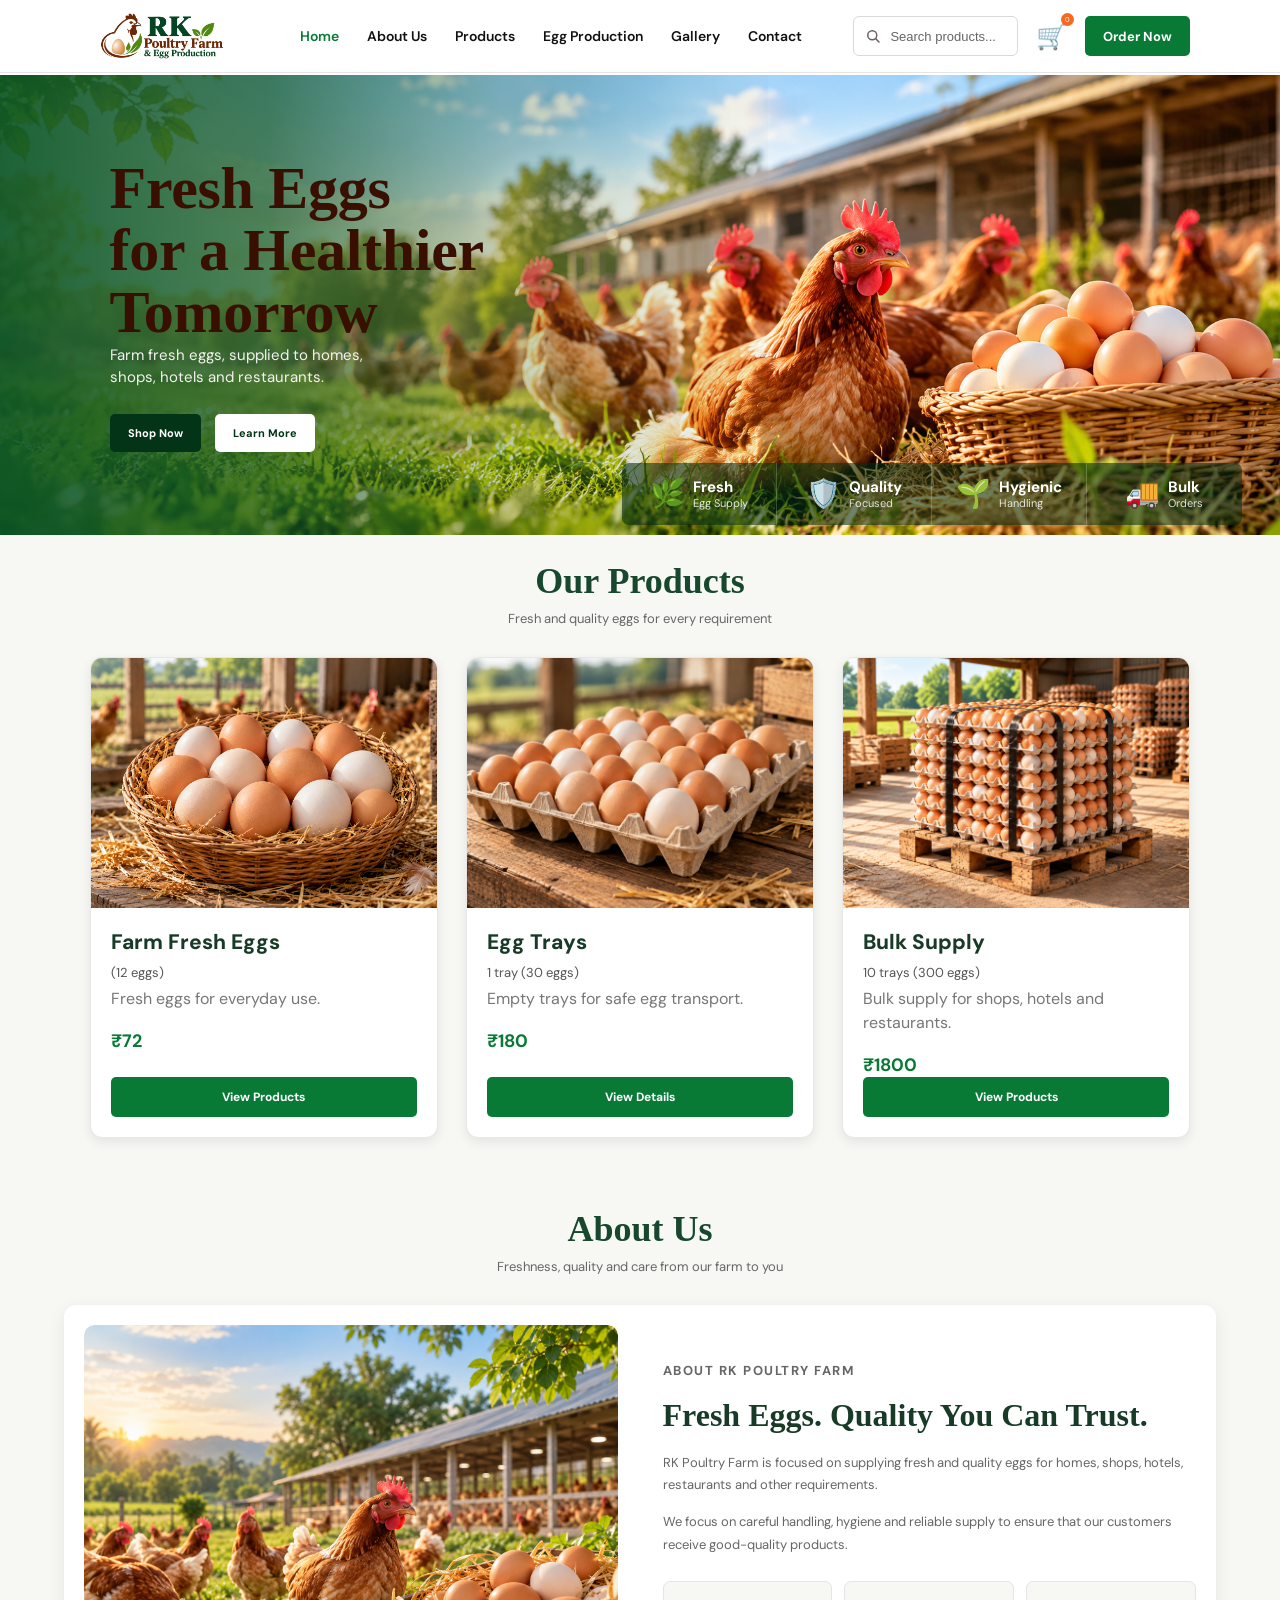
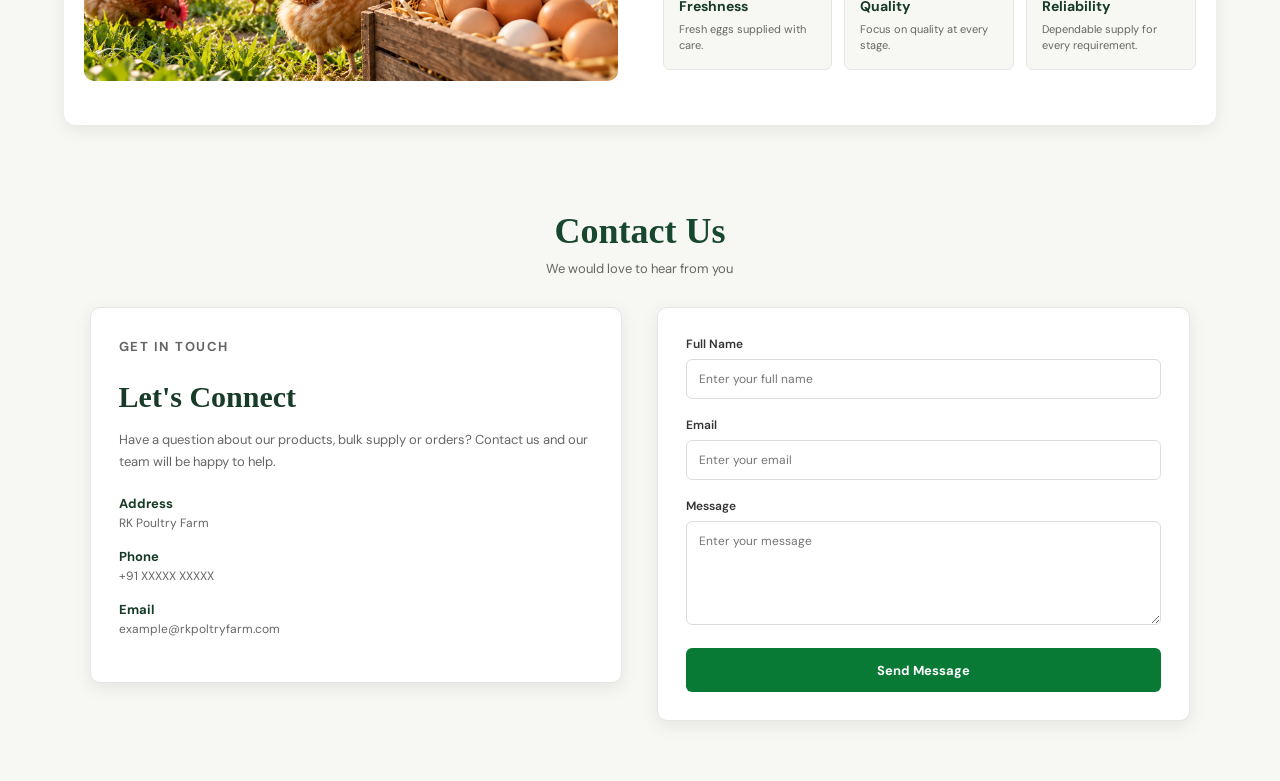
<file: index.html>
<!DOCTYPE html>
<html lang="en">

<head>
    <meta charset="UTF-8">
    <meta name="viewport" content="width=device-width, initial-scale=1.0">

    <title>RK Poultry Farm</title>

    <!-- Google Font -->
    <link rel="preconnect" href="https://fonts.googleapis.com">
    <link rel="preconnect" href="https://fonts.gstatic.com" crossorigin>

    <link href="https://fonts.googleapis.com/css2?family=DM+Sans:wght@400;500;600;700;800&display=swap"
        rel="stylesheet">

    <!-- CSS will be added later -->
    <link rel="stylesheet" href="style.css">
</head>

<body>

    <!-- ================= HEADER ================= -->
<header class="header">

    <div class="nav">

        <!-- LOGO -->
        <a href="./index.html" class="logo">
            <img src="./imges/logo.png" alt="RK Poultry Farm & Egg Production">
        </a>


        <!-- NAVIGATION -->
        <nav class="nav-links">

            <a href="./index.html" class="active">Home</a>

            <a href="./about.html">About Us</a>

            <a href="./product.html">Products</a>

            <a href="./egg-production.html">Egg Production</a>

            <a href="./gallery.html">Gallery</a>

            <a href="./contact.html">Contact</a>

        </nav>


        <!-- RIGHT SIDE -->
        <div class="header-right">

            <!-- SEARCH -->
         <div class="search-box">

    <span class="search-icon">
        <svg viewBox="0 0 24 24">
            <circle cx="11" cy="11" r="6"></circle>
            <line x1="15.5" y1="15.5" x2="20" y2="20"></line>
        </svg>
    </span>

    <input type="text" placeholder="Search products...">

</div>


            <!-- CART -->
            <a href="cart.html" class="cart">

    🛒

    <span>0</span>

</a>


            <!-- ORDER NOW -->
            <a href="#" class="order-btn">
                Order Now
            </a>

        </div>


        <!-- MOBILE MENU -->
        <button class="menu-btn" id="menuBtn">
            ☰
        </button>

    </div>


    <!-- MOBILE NAVIGATION -->
    <div class="mobile-menu" id="mobileMenu">

       <a href="./index.html">Home</a>
        <a href="./about.html">About Us</a>
        <a href="./product.html">Products</a>
        <a href="./egg-production.html">Egg Production</a>
        <a href="./gallery.html">Gallery</a>
        <a href="./contact.html">Contact</a>

    </div>

</header>
    <!-- ================= MAIN ================= -->

<main>

    <!-- ================= HERO SECTION ================= -->

    <section class="hero">

        <div class="hero-overlay"></div>

        <div class="hero-content">

            <div class="hero-text">

                <h1>
                    Fresh Eggs
                    <br>
                    for a Healthier
                    <br>
                    Tomorrow
                </h1>

                <p>
                    Farm fresh eggs, supplied to homes,
                    <br>
                    shops, hotels and restaurants.
                </p>

                <div class="hero-buttons">

                    <a href="#" class="hero-btn shop-btn">
                        Shop Now
                    </a>

                    <a href="#" class="hero-btn learn-btn">
                        Learn More
                    </a>

                </div>

            </div>

        </div>

    </section>
    


    <!-- ================= FEATURES ================= -->
<section class="features">

    <div class="feature">

        <div class="feature-icon">
            🌿
        </div>

        <div>
            <h3>Fresh</h3>
            <p>Egg Supply</p>
        </div>

    </div>


    <div class="feature">

        <div class="feature-icon">
            🛡️
        </div>

        <div>
            <h3>Quality</h3>
            <p>Focused</p>
        </div>

    </div>


    <div class="feature">

        <div class="feature-icon">
            🌱
        </div>

        <div>
            <h3>Hygienic</h3>
            <p>Handling</p>
        </div>

    </div>


    <div class="feature">

        <div class="feature-icon">
            🚚
        </div>

        <div>
            <h3>Bulk</h3>
            <p>Orders</p>
        </div>

    </div>

</section>

</main>

<!-- ================================
     OUR PRODUCTS
================================ -->

<section class="products-section" id="products">

    <div class="products-container">


        <!-- SECTION HEADING -->

        <div class="products-heading">

            <h2>Our Products</h2>

            <p>
                Fresh and quality eggs for every requirement
            </p>

        </div>


        <!-- ============================
             PRODUCT CARDS
        ============================ -->

        <div class="product-grid">


            <!-- PRODUCT 1 -->

            <div class="product-card">
                <div class="product-image">
                    <img
                        src="imges/individual_eggs.png"
                        alt="Farm Fresh Eggs"
                    >
                </div>


                <div class="product-info">

                    <h3>
                        Farm Fresh Eggs
                    </h3>
                    <p class="product-pack">
                            (12 eggs)
                    </p>


                    <p class="product-description">
                        Fresh eggs for everyday use.
                    </p>


                    <!-- DYNAMIC PRICE -->

                    <div class="product-price">

                        <span
                            class="price"
                            id="price-eggs"
                        >
                            Loading...
                        </span>

                    </div>


<a href="product-detail.html?id=1"class="view-product-btn">
    View Products
</a>

                </div>

            </div>



            <!-- PRODUCT 2 -->

            <div class="product-card">

                <div class="product-image">

                    <img
                        src="./imges/single_tray.png"
                        alt="Egg Tray"
                    >

                </div>


                <div class="product-info">

                    <h3>
                        Egg Trays
                    </h3>
                    <p class="product-pack">
                         1 tray (30 eggs)
                    </p>


                    <p class="product-description">
                        Empty trays for safe egg transport.
                    </p>


                    <!-- DYNAMIC PRICE -->

                    <div class="product-price">

                        <span
                            class="price"
                            id="price-tray"
                        >
                            Loading...
                        </span>

                    </div>


 <a href="product-detail.html?id=2" class="view-product-btn">
    View Details
</a>

                </div>

            </div>



            <!-- PRODUCT 3 -->

            <div class="product-card">

                <div class="product-image">

                    <img
                        src="./imges/bulk_egg.png"
                        alt="Bulk Egg Supply"
                    >

                </div>


                <div class="product-info">

                    <h3>
                        Bulk Supply
                    </h3>
                    <p class="product-pack">
                        10 trays (300 eggs)
                    </p>    


                    <p class="product-description">
                        Bulk supply for shops, hotels and restaurants.
                    </p>


                    <!-- DYNAMIC PRICE -->

                    <div class="product-price">

                        <span
                            class="price"
                            id="price-bulk"
                        >
                            Loading...
                        </span>

                    </div>


  <a href="product-detail.html?id=3" class="view-product-btn">
    View Products
</a>

                </div>

            </div>


        </div>

    </div>

</section>
<!-- ================================
     ABOUT US
================================ -->

<section class="home-about-section">
    <div class="home-about-heading">

    <h2>
        About Us
    </h2>

    <p>
        Freshness, quality and care from our farm to you
    </p>

</div>

    <div class="home-about-container">

        <div class="home-about-image">

            <img
                src="./imges/about_us.png"
                alt="RK Poultry Farm"
            >

        </div>


        <div class="home-about-info">

            <p class="home-about-label">
                ABOUT RK POULTRY FARM
            </p>

            <h2>
                Fresh Eggs. Quality You Can Trust.
            </h2>

            <p>
                RK Poultry Farm is focused on supplying
                fresh and quality eggs for homes, shops,
                hotels, restaurants and other requirements.
            </p>

            <p>
                We focus on careful handling, hygiene and
                reliable supply to ensure that our customers
                receive good-quality products.
            </p>


            <div class="home-about-values">

                <div class="home-about-value">

                    <h3>
                        Freshness
                    </h3>

                    <p>
                        Fresh eggs supplied with care.
                    </p>

                </div>


                <div class="home-about-value">

                    <h3>
                        Quality
                    </h3>

                    <p>
                        Focus on quality at every stage.
                    </p>

                </div>


                <div class="home-about-value">

                    <h3>
                        Reliability
                    </h3>

                    <p>
                        Dependable supply for every requirement.
                    </p>

                </div>

            </div>

        </div>

    </div>

</section>
<!-- ================================
     CONTACT
================================ -->

<section class="home-contact-section">

    <div class="home-contact-heading">

        <h2>
            Contact Us
        </h2>

        <p>
            We would love to hear from you
        </p>

    </div>


    <div class="home-contact-container">


        <!-- CONTACT INFORMATION -->

        <div class="home-contact-info">

            <p class="home-contact-label">
                GET IN TOUCH
            </p>

            <h3>
                Let's Connect
            </h3>

            <p>
                Have a question about our products,
                bulk supply or orders? Contact us and
                our team will be happy to help.
            </p>


            <div class="home-contact-item">

                <strong>
                    Address
                </strong>

                <span>
                    RK Poultry Farm
                </span>

            </div>


            <div class="home-contact-item">

                <strong>
                    Phone
                </strong>

                <span>
                    +91 XXXXX XXXXX
                </span>

            </div>


            <div class="home-contact-item">

                <strong>
                    Email
                </strong>

                <span>
                    example@rkpoltryfarm.com
                </span>

            </div>

        </div>



        <!-- CONTACT FORM -->

        <div class="home-contact-form">

            <form id="homeContactForm">

                <div class="form-group">

                    <label for="homeContactName">
                        Full Name
                    </label>

                    <input
                        type="text"
                        id="homeContactName"
                        placeholder="Enter your full name"
                        required
                    >

                </div>


                <div class="form-group">

                    <label for="homeContactEmail">
                        Email
                    </label>

                    <input
                        type="email"
                        id="homeContactEmail"
                        placeholder="Enter your email"
                        required
                    >

                </div>


                <div class="form-group">

                    <label for="homeContactMessage">
                        Message
                    </label>

                    <textarea
                        id="homeContactMessage"
                        rows="5"
                        placeholder="Enter your message"
                        required
                    ></textarea>

                </div>


                <button
                    type="submit"
                    class="home-send-message-btn"
                >
                    Send Message
                </button>

            </form>

        </div>

    </div>

</section>
 



    <!-- ================= JAVASCRIPT ================= -->

    <!-- JS will be added later -->
    <script src="script.js"></script>

</body>

</html>
</file>
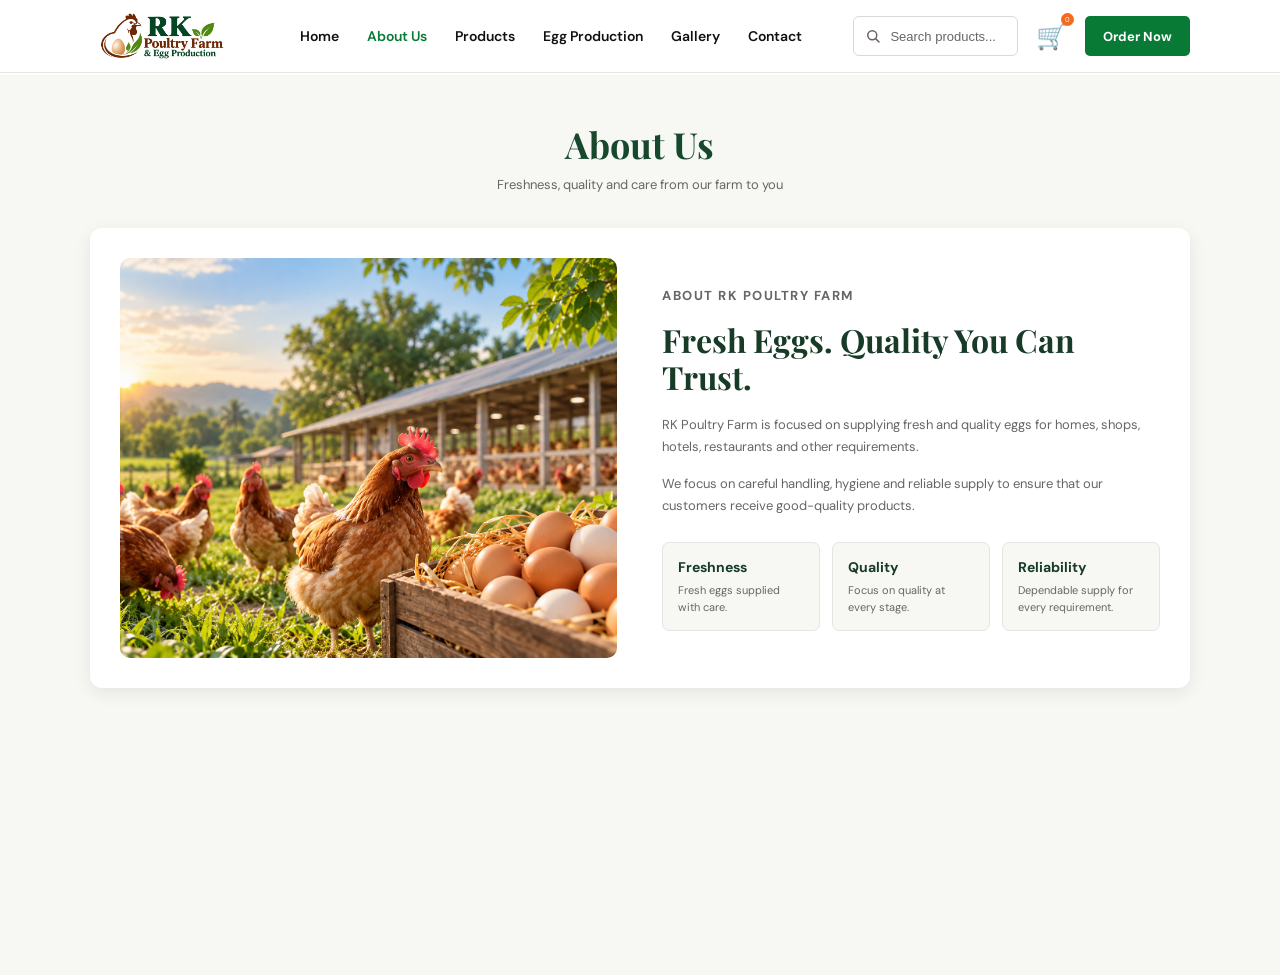
<file: about.html>
<!DOCTYPE html>
<html lang="en">

<head>

    <meta charset="UTF-8">

    <meta name="viewport" content="width=device-width, initial-scale=1.0">

    <title>About Us - RK Poultry Farm</title>

    <!-- Google Fonts -->
    <link rel="preconnect" href="https://fonts.googleapis.com">
    <link rel="preconnect" href="https://fonts.gstatic.com" crossorigin>

    <link
        href="https://fonts.googleapis.com/css2?family=DM+Sans:wght@400;500;600;700;800&family=Playfair+Display:wght@600;700&display=swap"
        rel="stylesheet"
    >

    <!-- CSS -->
    <link rel="stylesheet" href="style.css">

</head>


<body>


    <!-- ================= HEADER ================= -->

    <header class="header">

        <div class="nav">

            <!-- LOGO -->

            <a href="index.html" class="logo">

                <img
                    src="imges/logo.png"
                    alt="RK Poultry Farm & Egg Production"
                >

            </a>


            <!-- NAVIGATION -->

            <nav class="nav-links">

                <a href="index.html">
                    Home
                </a>

                <a href="about.html" class="active">
                    About Us
                </a>

                <a href="product.html">
                    Products
                </a>

                <a href="./egg-production.html">
                    Egg Production
                </a>

                <a href="./gallery.html">
                    Gallery
                </a>

                <a href="./contact.html">
                    Contact
                </a>

            </nav>


            <!-- RIGHT SIDE -->

            <div class="header-right">

                <!-- SEARCH -->

                <div class="search-box">

                    <span class="search-icon">

                        <svg viewBox="0 0 24 24">

                            <circle
                                cx="11"
                                cy="11"
                                r="6"
                            ></circle>

                            <line
                                x1="15.5"
                                y1="15.5"
                                x2="20"
                                y2="20"
                            ></line>

                        </svg>

                    </span>

                    <input
                        type="text"
                        placeholder="Search products..."
                    >

                </div>


                <!-- CART -->

                <a href="cart.html" class="cart">

                    🛒

                    <span>0</span>

                </a>


                <!-- ORDER NOW -->

                <a href="#" class="order-btn">
                    Order Now
                </a>

            </div>


            <!-- MOBILE MENU -->

            <button
                class="menu-btn"
                id="menuBtn"
            >
                ☰
            </button>

        </div>


        <!-- MOBILE NAVIGATION -->

        <div
            class="mobile-menu"
            id="mobileMenu"
        >

            <a href="index.html">
                Home
            </a>

            <a href="about.html">
                About Us
            </a>

            <a href="product.html">
                Products
            </a>

            <a href="#">
                Egg Production
            </a>

            <a href="#">
                Gallery
            </a>

            <a href="#">
                Contact
            </a>

        </div>

    </header>



    <!-- ================= ABOUT US ================= -->

    <main class="about-page">


        <!-- PAGE HEADING -->

        <section class="about-header">

            <h1>
                About Us
            </h1>

            <p>
                Freshness, quality and care from our farm to you
            </p>

        </section>



        <!-- ================= ABOUT CONTENT ================= -->

        <section class="about-content">

            <div class="about-container">


                <!-- IMAGE -->

                <div class="about-image">

                    <img
                        src="./imges/about_us.png"
                        alt="RK Poultry Farm"
                    >

                </div>



                <!-- INFORMATION -->

                <div class="about-info">

                    <p class="about-label">
                        ABOUT RK POULTRY FARM
                    </p>

                    <h2>
                        Fresh Eggs. Quality You Can Trust.
                    </h2>

                    <p>
                        RK Poultry Farm is focused on supplying
                        fresh and quality eggs for homes, shops,
                        hotels, restaurants and other requirements.
                    </p>

                    <p>
                        We focus on careful handling, hygiene and
                        reliable supply to ensure that our customers
                        receive good-quality products.
                    </p>


                    <!-- VALUES -->

                    <div class="about-values">

                        <div class="about-value">

                            <h3>
                                Freshness
                            </h3>

                            <p>
                                Fresh eggs supplied with care.
                            </p>

                        </div>


                        <div class="about-value">

                            <h3>
                                Quality
                            </h3>

                            <p>
                                Focus on quality at every stage.
                            </p>

                        </div>


                        <div class="about-value">

                            <h3>
                                Reliability
                            </h3>

                            <p>
                                Dependable supply for every requirement.
                            </p>

                        </div>

                    </div>

                </div>


            </div>

        </section>


    </main>



    <!-- ================= JAVASCRIPT ================= -->

    <script src="script.js"></script>

</body>

</html>
</file>
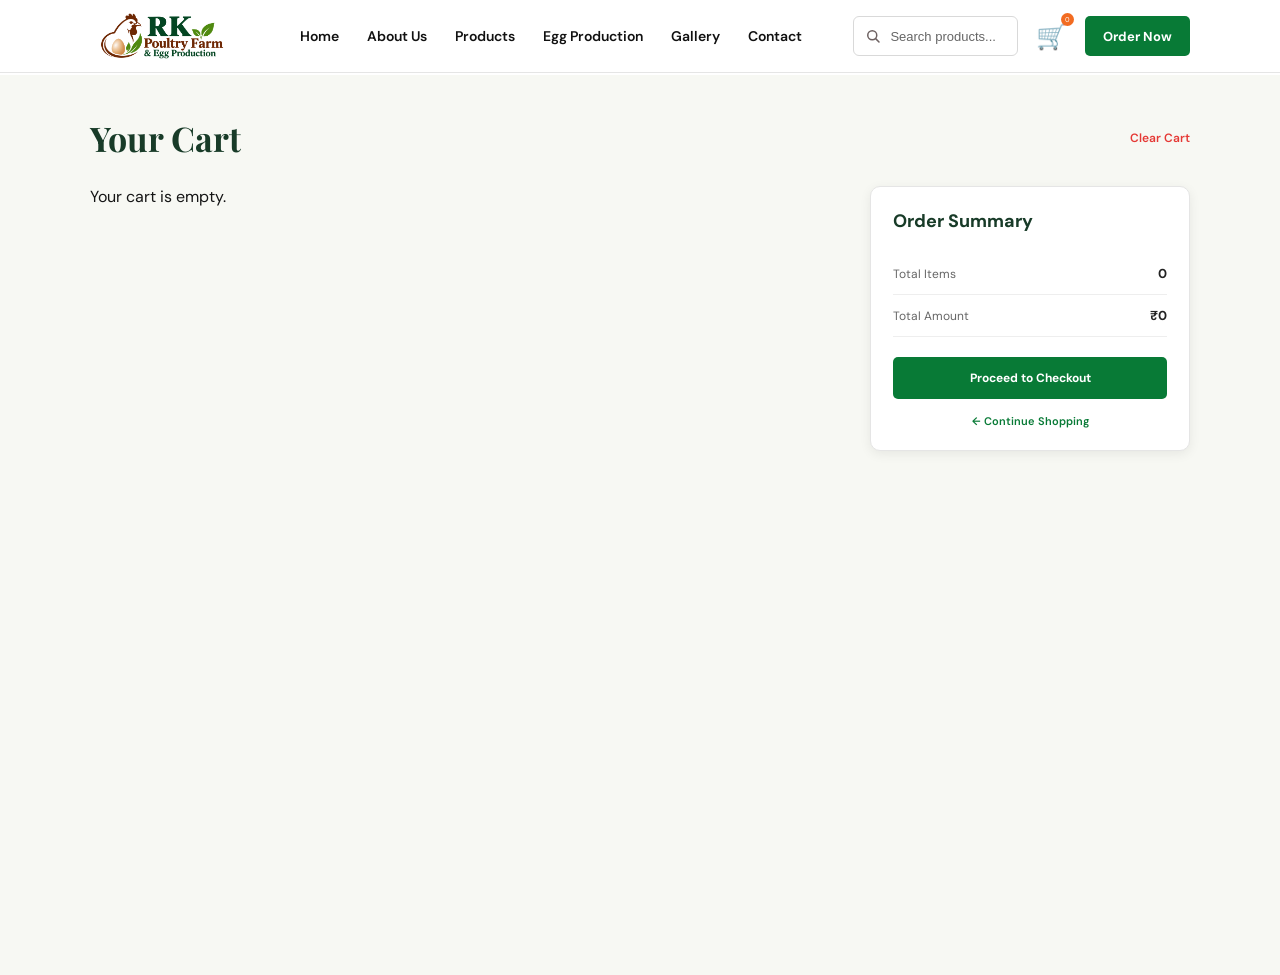
<file: cart.html>
<!DOCTYPE html>
<html lang="en">

<head>

    <meta charset="UTF-8">

    <meta name="viewport" content="width=device-width, initial-scale=1.0">

    <title>Your Cart - RK Poultry Farm</title>

    <!-- Google Fonts -->
    <link rel="preconnect" href="https://fonts.googleapis.com">
    <link rel="preconnect" href="https://fonts.gstatic.com" crossorigin>

    <link
        href="https://fonts.googleapis.com/css2?family=DM+Sans:wght@400;500;600;700;800&family=Playfair+Display:wght@600;700&display=swap"
        rel="stylesheet"
    >
    <link
    rel="stylesheet"
    href="https://cdnjs.cloudflare.com/ajax/libs/font-awesome/6.5.2/css/all.min.css"
>

    <!-- CSS -->
    <link rel="stylesheet" href="style.css">

</head>


<body>


    <!-- ================= HEADER ================= -->

    <header class="header">

        <div class="nav">

            <!-- LOGO -->

            <a href="index.html" class="logo">

                <img
                    src="imges/logo.png"
                    alt="RK Poultry Farm & Egg Production"
                >

            </a>


            <!-- NAVIGATION -->

            <nav class="nav-links">

                <a href="index.html">
                    Home
                </a>

                <a href="./about.html">
                    About Us
                </a>

                <a href="./product.html">
                    Products
                </a>

                <a href="./egg-production.html">
                    Egg Production
                </a>

                <a href="./gallery.html">
                    Gallery
                </a>

                <a href="./contact.html">
                    Contact
                </a>

            </nav>


            <!-- RIGHT SIDE -->

            <div class="header-right">

                <!-- SEARCH -->

                <div class="search-box">

                    <span class="search-icon">

                        <svg viewBox="0 0 24 24">

                            <circle
                                cx="11"
                                cy="11"
                                r="6"
                            ></circle>

                            <line
                                x1="15.5"
                                y1="15.5"
                                x2="20"
                                y2="20"
                            ></line>

                        </svg>

                    </span>

                    <input
                        type="text"
                        placeholder="Search products..."
                    >

                </div>


                <!-- CART -->

                <a href="cart.html" class="cart">

                    🛒

                    <span>0</span>

                </a>


                <!-- ORDER NOW -->

                <a
                    href="#"
                    class="order-btn"
                >
                    Order Now
                </a>

            </div>


            <!-- MOBILE MENU -->

            <button
                class="menu-btn"
                id="menuBtn"
            >
                ☰
            </button>

        </div>


        <!-- MOBILE NAVIGATION -->

        <div
            class="mobile-menu"
            id="mobileMenu"
        >

            <a href="index.html">
                Home
            </a>

            <a href="#">
                About Us
            </a>

            <a href="product.html">
                Products
            </a>

            <a href="#">
                Egg Production
            </a>

            <a href="#">
                Gallery
            </a>

            <a href="#">
                Contact
            </a>

        </div>

    </header>



    <!-- ================= CART PAGE ================= -->

    <main class="cart-page">


        <!-- PAGE TITLE -->

        <section class="cart-header">

            <h1>
                Your Cart
            </h1>

          <a href="#" id="clearCartBtn">
    Clear Cart
</a>

        </section>



        <!-- ================= CART CONTENT ================= -->

        <section class="cart-content">

            <div class="cart-container">


    <!-- ================= CART ITEMS ================= -->

<div class="cart-items" id="cartItems">
    <!-- Cart items will be added here by JavaScript -->
</div>
               
                <!-- ================= ORDER SUMMARY ================= -->

                <div class="order-summary">

                    <h2>
                        Order Summary
                    </h2>


         <div class="summary-row">

    <span>
        Total Items
    </span>

    <strong id="cartTotalItems">
        0
    </strong>

</div>


                    <div class="summary-row">

                        <span>
                            Total Amount
                        </span>

                        <strong id="cartTotal">
                            Price
                        </strong>

                    </div>


                    <a
    href="checkout.html"
    class="checkout-btn"
>
    Proceed to Checkout
</a>


                    <a
                        href="product.html"
                        class="continue-shopping"
                    >
                        ← Continue Shopping
                    </a>

                </div>


            </div>

        </section>


    </main>



    <!-- ================= JAVASCRIPT ================= -->

    <script src="script.js"></script>

</body>

</html>
</file>
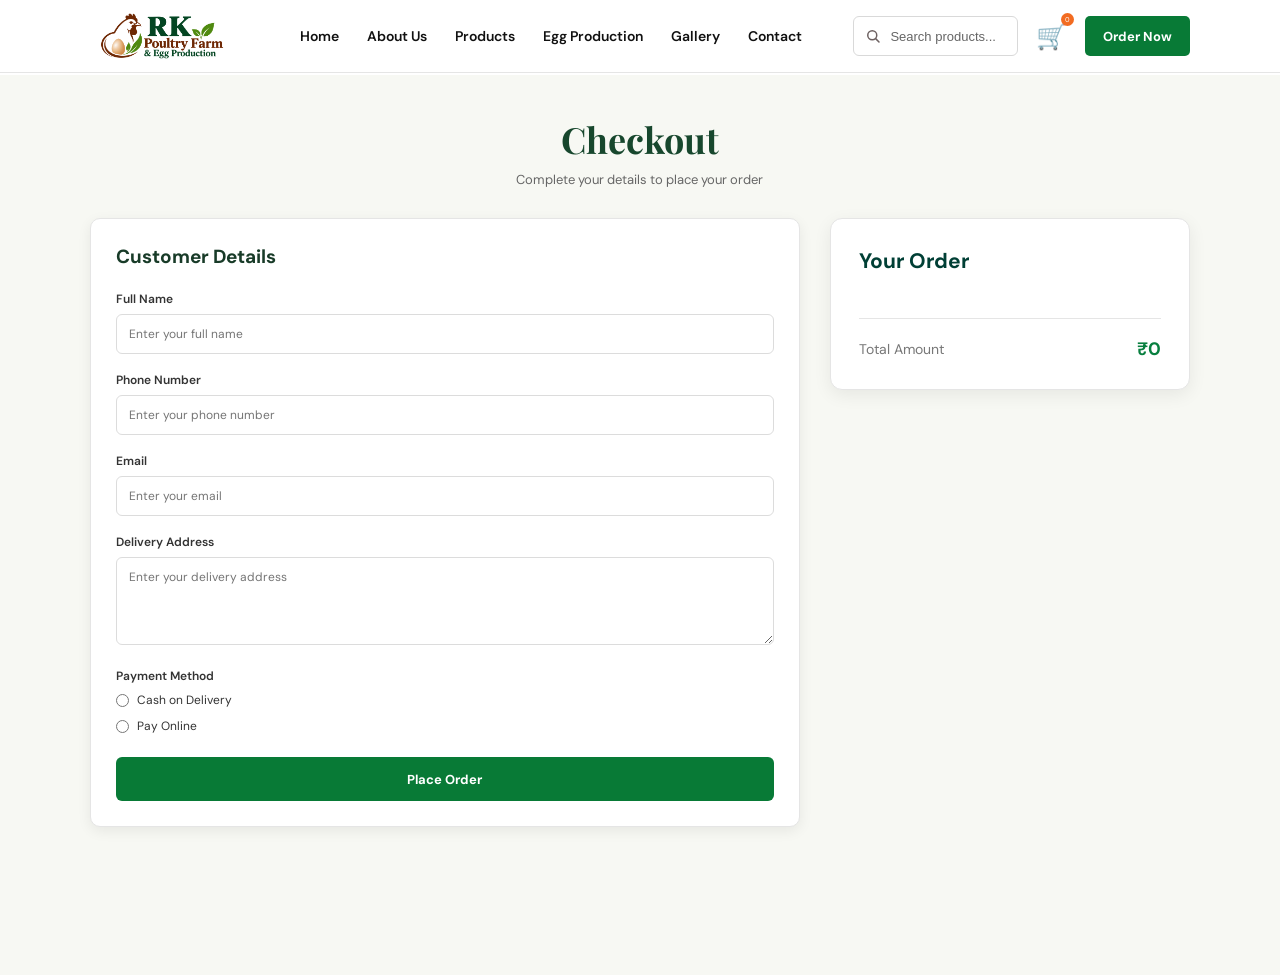
<file: checkout.html>
<!DOCTYPE html>
<html lang="en">

<head>

    <meta charset="UTF-8">

    <meta name="viewport" content="width=device-width, initial-scale=1.0">

    <title>Checkout - RK Poultry Farm</title>

    <!-- Google Fonts -->
    <link rel="preconnect" href="https://fonts.googleapis.com">
    <link rel="preconnect" href="https://fonts.gstatic.com" crossorigin>

    <link
        href="https://fonts.googleapis.com/css2?family=DM+Sans:wght@400;500;600;700;800&family=Playfair+Display:wght@600;700&display=swap"
        rel="stylesheet"
    >

    <!-- CSS -->
    <link rel="stylesheet" href="style.css">

</head>


<body>


    <!-- ================= HEADER ================= -->

    <header class="header">

        <div class="nav">

            <!-- LOGO -->

            <a href="index.html" class="logo">

                <img
                    src="imges/logo.png"
                    alt="RK Poultry Farm & Egg Production"
                >

            </a>


            <!-- NAVIGATION -->

            <nav class="nav-links">

                <a href="index.html">
                    Home
                </a>

                <a href="./about.html">
                    About Us
                </a>

                <a href="product.html">
                    Products
                </a>

                <a href="./egg-production.html">
                    Egg Production
                </a>

                <a href="./gallery.html">
                    Gallery
                </a>

                <a href="./contact.html">
                    Contact
                </a>

            </nav>


            <!-- RIGHT SIDE -->

            <div class="header-right">

                <!-- SEARCH -->

                <div class="search-box">

                    <span class="search-icon">

                        <svg viewBox="0 0 24 24">

                            <circle
                                cx="11"
                                cy="11"
                                r="6"
                            ></circle>

                            <line
                                x1="15.5"
                                y1="15.5"
                                x2="20"
                                y2="20"
                            ></line>

                        </svg>

                    </span>

                    <input
                        type="text"
                        placeholder="Search products..."
                    >

                </div>


                <!-- CART -->

                <a href="cart.html" class="cart">

                    🛒

                    <span>0</span>

                </a>


                <!-- ORDER NOW -->

                <a href="#" class="order-btn">
                    Order Now
                </a>

            </div>


            <!-- MOBILE MENU -->

            <button
                class="menu-btn"
                id="menuBtn"
            >
                ☰
            </button>

        </div>


        <!-- MOBILE NAVIGATION -->

        <div
            class="mobile-menu"
            id="mobileMenu"
        >

            <a href="index.html">
                Home
            </a>

            <a href="#">
                About Us
            </a>

            <a href="product.html">
                Products
            </a>

            <a href="#">
                Egg Production
            </a>

            <a href="#">
                Gallery
            </a>

            <a href="#">
                Contact
            </a>

        </div>

    </header>



    <!-- ================= CHECKOUT PAGE ================= -->

    <main class="checkout-page">


        <!-- PAGE TITLE -->

        <section class="checkout-header">

            <h1>
                Checkout
            </h1>

            <p>
                Complete your details to place your order
            </p>

        </section>



        <!-- ================= CHECKOUT CONTENT ================= -->

        <section class="checkout-content">

            <div class="checkout-container">


                <!-- ================= CUSTOMER DETAILS ================= -->

                <div class="customer-details">

                    <h2>
                        Customer Details
                    </h2>


                    <form id="checkoutForm">


                        <!-- NAME -->

                        <div class="form-group">

                            <label for="customerName">
                                Full Name
                            </label>

                            <input
                                type="text"
                                id="customerName"
                                placeholder="Enter your full name"
                                required
                            >

                        </div>


                        <!-- PHONE -->

                        <div class="form-group">

                            <label for="customerPhone">
                                Phone Number
                            </label>

                            <input
                                type="tel"
                                id="customerPhone"
                                placeholder="Enter your phone number"
                                required
                            >

                        </div>


                        <!-- EMAIL -->

                        <div class="form-group">

                            <label for="customerEmail">
                                Email
                            </label>

                            <input
                                type="email"
                                id="customerEmail"
                                placeholder="Enter your email"
                                required
                            >

                        </div>


                        <!-- ADDRESS -->

                        <div class="form-group">

                            <label for="customerAddress">
                                Delivery Address
                            </label>

                            <textarea
                                id="customerAddress"
                                placeholder="Enter your delivery address"
                                rows="4"
                                required
                            ></textarea>

                        </div>
                        <!-- PAYMENT METHOD -->

<div class="payment-method">

    <label>
        Payment Method
    </label>

    <div class="payment-options">

        <label class="payment-option">

            <input
                type="radio"
                name="paymentMethod"
                value="cod"
            >

            <span>
                Cash on Delivery
            </span>

        </label>


        <label class="payment-option">

            <input
                type="radio"
                name="paymentMethod"
                value="online"
            >

            <span>
                Pay Online
            </span>

        </label>

    </div>
    <div class="online-payment-box" id="onlinePaymentBox">

    <h3>
        Scan & Pay
    </h3>

    <p>
        Scan the QR code using your UPI app to complete the payment.
    </p>

    <div class="qr-placeholder">
        QR Code
    </div>

</div>

</div>


                        <!-- PLACE ORDER -->

                        <button
                            type="submit"
                            class="place-order-btn"
                        >
                            Place Order
                        </button>


                    </form>

                </div>



                <!-- ================= ORDER SUMMARY ================= -->

                <div class="checkout-summary">

                    <h2>
                        Your Order
                    </h2>


                    <!-- JS WILL ADD ITEMS HERE -->

                    <div
                        class="checkout-items"
                        id="checkoutItems"
                    >
                    </div>


                    <!-- TOTAL -->

                    <div class="checkout-total">

                        <span>
                            Total Amount
                        </span>

                        <strong id="checkoutTotal">
                            ₹0
                        </strong>

                    </div>

                </div>


            </div>

        </section>



    <!-- ================= JAVASCRIPT ================= -->

    <script src="script.js"></script>

</body>

</html>
</file>
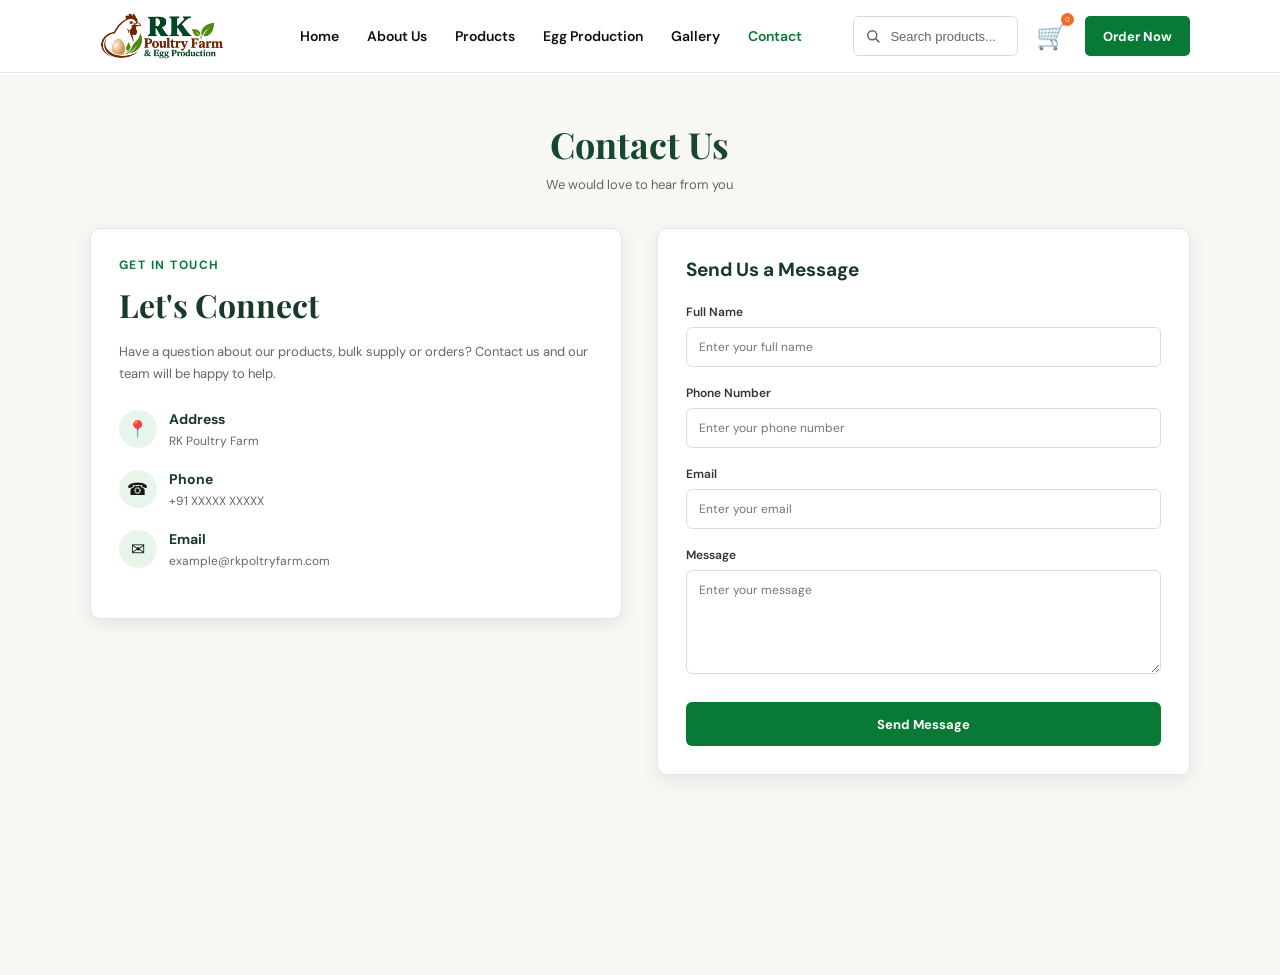
<file: contact.html>
<!DOCTYPE html>
<html lang="en">

<head>

    <meta charset="UTF-8">

    <meta name="viewport" content="width=device-width, initial-scale=1.0">

    <title>Contact Us - RK Poultry Farm</title>

    <!-- Google Fonts -->
    <link rel="preconnect" href="https://fonts.googleapis.com">
    <link rel="preconnect" href="https://fonts.gstatic.com" crossorigin>

    <link
        href="https://fonts.googleapis.com/css2?family=DM+Sans:wght@400;500;600;700;800&family=Playfair+Display:wght@600;700&display=swap"
        rel="stylesheet"
    >

    <!-- CSS -->
    <link rel="stylesheet" href="style.css">

</head>


<body>


    <!-- ================= HEADER ================= -->

    <header class="header">

        <div class="nav">

            <!-- LOGO -->

            <a href="./index.html" class="logo">

                <img
                    src="imges/logo.png"
                    alt="RK Poultry Farm & Egg Production"
                >

            </a>


            <!-- NAVIGATION -->

            <nav class="nav-links">

                <a href="./index.html">
                    Home
                </a>

                <a href="./about.html">
                    About Us
                </a>

                <a href="./product.html">
                    Products
                </a>

                <a href="./egg-production.html">
                    Egg Production
                </a>

                <a href="./gallery.html">
                    Gallery
                </a>

                <a href="./contact.html" class="active">
                    Contact
                </a>

            </nav>


            <!-- RIGHT SIDE -->

            <div class="header-right">

                <!-- SEARCH -->

                <div class="search-box">

                    <span class="search-icon">

                        <svg viewBox="0 0 24 24">

                            <circle
                                cx="11"
                                cy="11"
                                r="6"
                            ></circle>

                            <line
                                x1="15.5"
                                y1="15.5"
                                x2="20"
                                y2="20"
                            ></line>

                        </svg>

                    </span>

                    <input
                        type="text"
                        placeholder="Search products..."
                    >

                </div>


                <!-- CART -->

                <a href="cart.html" class="cart">

                    🛒

                    <span>0</span>

                </a>


                <!-- ORDER NOW -->

                <a href="#" class="order-btn">
                    Order Now
                </a>

            </div>


            <!-- MOBILE MENU -->

            <button
                class="menu-btn"
                id="menuBtn"
            >
                ☰
            </button>

        </div>


        <!-- MOBILE NAVIGATION -->

        <div
            class="mobile-menu"
            id="mobileMenu"
        >

            <a href="./index.html">
                Home
            </a>

            <a href="./about.html">
                About Us
            </a>

            <a href="./product.html">
                Products
            </a>

            <a href="./egg-production.html">
                Egg Production
            </a>

            <a href="./gallery.html">
                Gallery
            </a>

            <a href="./contact.html">
                Contact
            </a>

        </div>

    </header>



    <!-- ================= CONTACT PAGE ================= -->

    <main class="contact-page">


        <!-- PAGE HEADING -->

        <section class="contact-header">

            <h1>
                Contact Us
            </h1>

            <p>
                We would love to hear from you
            </p>

        </section>



        <!-- ================= CONTACT CONTENT ================= -->

        <section class="contact-content">

            <div class="contact-container">


                <!-- ================= CONTACT INFORMATION ================= -->

                <div class="contact-info">

                    <p class="contact-label">
                        GET IN TOUCH
                    </p>

                    <h2>
                        Let's Connect
                    </h2>

                    <p class="contact-description">
                        Have a question about our products,
                        bulk supply or orders? Contact us and
                        our team will be happy to help.
                    </p>


                    <!-- ADDRESS -->

                    <div class="contact-item">

                        <div class="contact-icon">
                            📍
                        </div>

                        <div>

                            <h3>
                                Address
                            </h3>

                            <p>
                                RK Poultry Farm
                            </p>

                        </div>

                    </div>


                    <!-- PHONE -->

                    <div class="contact-item">

                        <div class="contact-icon">
                            ☎
                        </div>

                        <div>

                            <h3>
                                Phone
                            </h3>

                            <p>
                                +91 XXXXX XXXXX
                            </p>

                        </div>

                    </div>


                    <!-- EMAIL -->

                    <div class="contact-item">

                        <div class="contact-icon">
                            ✉
                        </div>

                        <div>

                            <h3>
                                Email
                            </h3>

                            <p>
                                example@rkpoltryfarm.com
                            </p>

                        </div>

                    </div>

                </div>



                <!-- ================= CONTACT FORM ================= -->

                <div class="contact-form-box">

                    <h2>
                        Send Us a Message
                    </h2>


                    <form id="contactForm">


                        <!-- NAME -->

                        <div class="form-group">

                            <label for="contactName">
                                Full Name
                            </label>

                            <input
                                type="text"
                                id="contactName"
                                placeholder="Enter your full name"
                                required
                            >

                        </div>


                        <!-- PHONE -->

                        <div class="form-group">

                            <label for="contactPhone">
                                Phone Number
                            </label>

                            <input
                                type="tel"
                                id="contactPhone"
                                placeholder="Enter your phone number"
                                required
                            >

                        </div>


                        <!-- EMAIL -->

                        <div class="form-group">

                            <label for="contactEmail">
                                Email
                            </label>

                            <input
                                type="email"
                                id="contactEmail"
                                placeholder="Enter your email"
                                required
                            >

                        </div>


                        <!-- MESSAGE -->

                        <div class="form-group">

                            <label for="contactMessage">
                                Message
                            </label>

                            <textarea
                                id="contactMessage"
                                rows="5"
                                placeholder="Enter your message"
                                required
                            ></textarea>

                        </div>


                        <!-- SEND -->

                        <button
                            type="submit"
                            class="send-message-btn"
                        >
                            Send Message
                        </button>


                    </form>

                </div>


            </div>

        </section>


    </main>



    <!-- ================= JAVASCRIPT ================= -->

    <script src="script.js"></script>

</body>

</html>
</file>
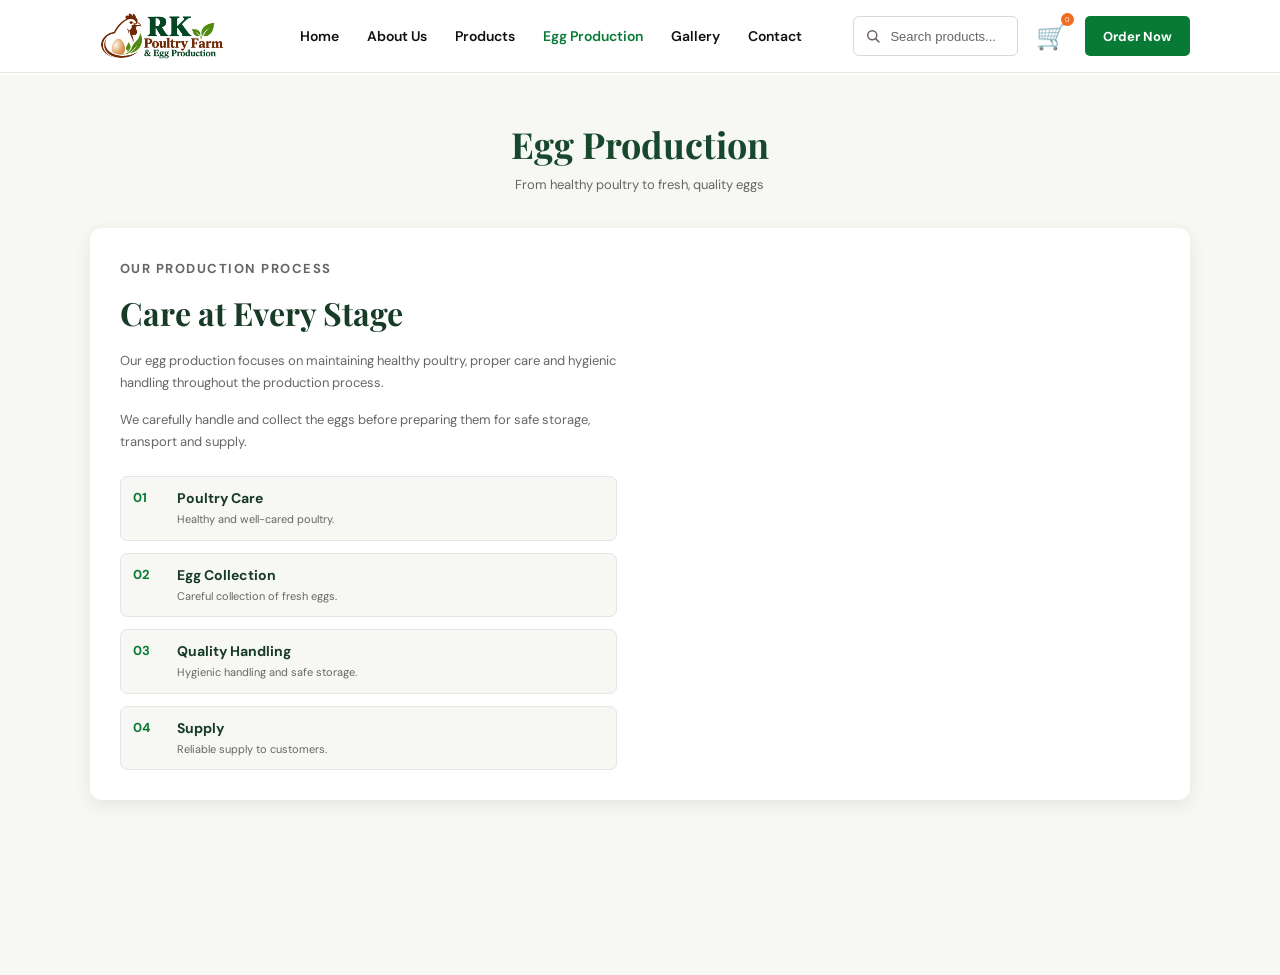
<file: egg-production.html>
<!DOCTYPE html>
<html lang="en">

<head>

    <meta charset="UTF-8">

    <meta name="viewport" content="width=device-width, initial-scale=1.0">

    <title>Egg Production - RK Poultry Farm</title>

    <!-- Google Fonts -->
    <link rel="preconnect" href="https://fonts.googleapis.com">
    <link rel="preconnect" href="https://fonts.gstatic.com" crossorigin>

    <link
        href="https://fonts.googleapis.com/css2?family=DM+Sans:wght@400;500;600;700;800&family=Playfair+Display:wght@600;700&display=swap"
        rel="stylesheet"
    >

    <!-- CSS -->
    <link rel="stylesheet" href="style.css">

</head>


<body>


    <!-- ================= HEADER ================= -->

    <header class="header">

        <div class="nav">

            <!-- LOGO -->

            <a href="./index.html" class="logo">

                <img
                    src="imges/logo.png"
                    alt="RK Poultry Farm & Egg Production"
                >

            </a>


            <!-- NAVIGATION -->

            <nav class="nav-links">

                <a href="./index.html">
                    Home
                </a>

                <a href="./about.html">
                    About Us
                </a>

                <a href="./product.html">
                    Products
                </a>

                <a href="./egg-production.html" class="active">
                    Egg Production
                </a>

                <a href="./gallery.html">
                    Gallery
                </a>

                <a href="./contact.html">
                    Contact
                </a>

            </nav>


            <!-- RIGHT SIDE -->

            <div class="header-right">

                <!-- SEARCH -->

                <div class="search-box">

                    <span class="search-icon">

                        <svg viewBox="0 0 24 24">

                            <circle
                                cx="11"
                                cy="11"
                                r="6"
                            ></circle>

                            <line
                                x1="15.5"
                                y1="15.5"
                                x2="20"
                                y2="20"
                            ></line>

                        </svg>

                    </span>

                    <input
                        type="text"
                        placeholder="Search products..."
                    >

                </div>


                <!-- CART -->

                <a href="cart.html" class="cart">

                    🛒

                    <span>0</span>

                </a>


                <!-- ORDER NOW -->

                <a href="#" class="order-btn">
                    Order Now
                </a>

            </div>


            <!-- MOBILE MENU -->

            <button
                class="menu-btn"
                id="menuBtn"
            >
                ☰
            </button>

        </div>


        <!-- MOBILE NAVIGATION -->

        <div
            class="mobile-menu"
            id="mobileMenu"
        >

            <a href="./index.html">
                Home
            </a>

            <a href="./about.html">
                About Us
            </a>

            <a href="./product.html">
                Products
            </a>

            <a href="./egg-production.html">
                Egg Production
            </a>

            <a href="./gallery.html">
                Gallery
            </a>

            <a href="./contact.html">
                Contact
            </a>

        </div>

    </header>



    <!-- ================= EGG PRODUCTION ================= -->

    <main class="egg-production-page">


        <!-- PAGE HEADING -->

        <section class="egg-production-header">

            <h1>
                Egg Production
            </h1>

            <p>
                From healthy poultry to fresh, quality eggs
            </p>

        </section>



        <!-- ================= PRODUCTION PROCESS ================= -->

        <section class="production-content">

            <div class="production-container">


                <!-- IMAGE -->




                <!-- INFORMATION -->

                <div class="production-info">

                    <p class="production-label">
                        OUR PRODUCTION PROCESS
                    </p>

                    <h2>
                        Care at Every Stage
                    </h2>

                    <p>
                        Our egg production focuses on maintaining
                        healthy poultry, proper care and hygienic
                        handling throughout the production process.
                    </p>

                    <p>
                        We carefully handle and collect the eggs
                        before preparing them for safe storage,
                        transport and supply.
                    </p>


                    <!-- PRODUCTION STEPS -->

                    <div class="production-steps">
                        <div class="production-step">
                            <span>
                                01
                            </span>
                            <div>
                                <h3>
                                    Poultry Care
                                </h3>
                                <p>
                                    Healthy and well-cared poultry.
                                </p>
                            </div>
                        </div>

                        <div class="production-step">

                            <span>
                                02
                            </span>

                            <div>

                                <h3>
                                    Egg Collection
                                </h3>

                                <p>
                                    Careful collection of fresh eggs.
                                </p>

                            </div>

                        </div>


                        <div class="production-step">

                            <span>
                                03
                            </span>

                            <div>

                                <h3>
                                    Quality Handling
                                </h3>

                                <p>
                                    Hygienic handling and safe storage.
                                </p>

                            </div>

                        </div>


                        <div class="production-step">

                            <span>
                                04
                            </span>

                            <div>

                                <h3>
                                    Supply
                                </h3>

                                <p>
                                    Reliable supply to customers.
                                </p>

                            </div>

                        </div>

                    </div>

                </div>

            </div>

        </section>


    </main>



    <!-- ================= JAVASCRIPT ================= -->

    <script src="script.js"></script>

</body>

</html>
</file>
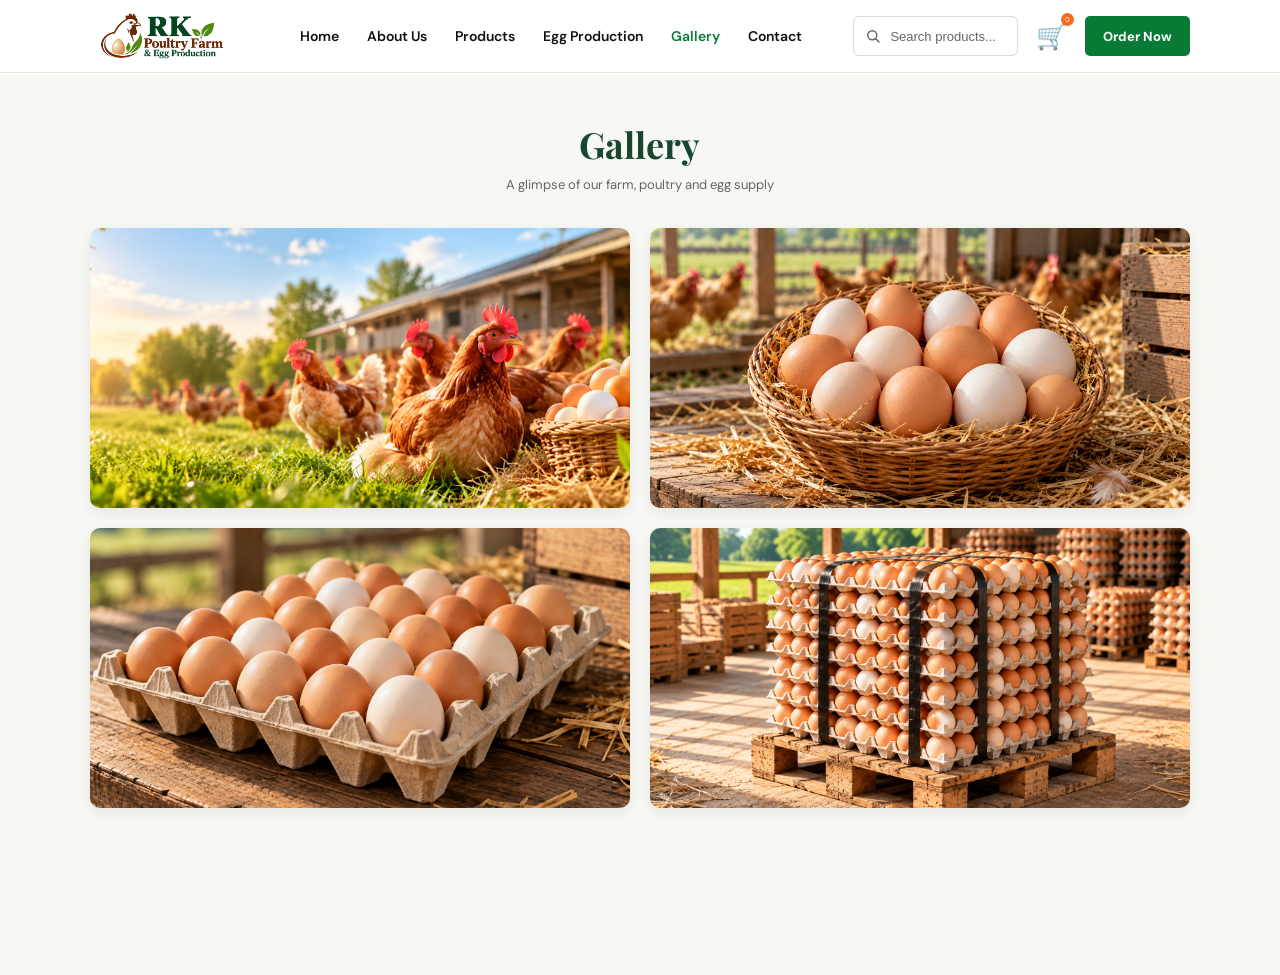
<file: gallery.html>
<!DOCTYPE html>
<html lang="en">

<head>

    <meta charset="UTF-8">

    <meta name="viewport" content="width=device-width, initial-scale=1.0">

    <title>Gallery - RK Poultry Farm</title>

    <!-- Google Fonts -->
    <link rel="preconnect" href="https://fonts.googleapis.com">
    <link rel="preconnect" href="https://fonts.gstatic.com" crossorigin>

    <link
        href="https://fonts.googleapis.com/css2?family=DM+Sans:wght@400;500;600;700;800&family=Playfair+Display:wght@600;700&display=swap"
        rel="stylesheet"
    >

    <!-- CSS -->
    <link rel="stylesheet" href="style.css">

</head>


<body>


    <!-- ================= HEADER ================= -->

    <header class="header">

        <div class="nav">

            <!-- LOGO -->

            <a href="./index.html" class="logo">

                <img
                    src="imges/logo.png"
                    alt="RK Poultry Farm & Egg Production"
                >

            </a>


            <!-- NAVIGATION -->

            <nav class="nav-links">

                <a href="./index.html">
                    Home
                </a>

                <a href="./about.html">
                    About Us
                </a>

                <a href="./product.html">
                    Products
                </a>

                <a href="./egg-production.html">
                    Egg Production
                </a>

                <a href="./gallery.html" class="active">
                    Gallery
                </a>

                <a href="./contact.html">
                    Contact
                </a>

            </nav>


            <!-- RIGHT SIDE -->

            <div class="header-right">

                <!-- SEARCH -->

                <div class="search-box">

                    <span class="search-icon">

                        <svg viewBox="0 0 24 24">

                            <circle
                                cx="11"
                                cy="11"
                                r="6"
                            ></circle>

                            <line
                                x1="15.5"
                                y1="15.5"
                                x2="20"
                                y2="20"
                            ></line>

                        </svg>

                    </span>

                    <input
                        type="text"
                        placeholder="Search products..."
                    >

                </div>


                <!-- CART -->

                <a href="cart.html" class="cart">

                    🛒

                    <span>0</span>

                </a>


                <!-- ORDER NOW -->

                <a href="#" class="order-btn">
                    Order Now
                </a>

            </div>


            <!-- MOBILE MENU -->

            <button
                class="menu-btn"
                id="menuBtn"
            >
                ☰
            </button>

        </div>


        <!-- MOBILE NAVIGATION -->

        <div
            class="mobile-menu"
            id="mobileMenu"
        >

            <a href="./index.html">
                Home
            </a>

            <a href="./about.html">
                About Us
            </a>

            <a href="./product.html">
                Products
            </a>

            <a href="./egg-production.html">
                Egg Production
            </a>

            <a href="./gallery.html">
                Gallery
            </a>

            <a href="./contact.html">
                Contact
            </a>

        </div>

    </header>



    <!-- ================= GALLERY ================= -->

    <main class="gallery-page">


        <!-- PAGE HEADING -->

        <section class="gallery-header">

            <h1>
                Gallery
            </h1>

            <p>
                A glimpse of our farm, poultry and egg supply
            </p>

        </section>



        <!-- ================= GALLERY GRID ================= -->

        <section class="gallery-content">

            <div class="gallery-container">


                <div class="gallery-item">

                    <img
                        src="imges/homepage_img.png"
                        alt="RK Poultry Farm"
                    >

                </div>


                <div class="gallery-item">

                    <img
                        src="imges/individual_eggs.png"
                        alt="Farm Fresh Eggs"
                    >

                </div>


                <div class="gallery-item">

                    <img
                        src="imges/single_tray.png"
                        alt="Egg Trays"
                    >

                </div>


                <div class="gallery-item">

                    <img
                        src="imges/bulk_egg.png"
                        alt="Bulk Egg Supply"
                    >

                </div>


            </div>

        </section>


    </main>



    <!-- ================= JAVASCRIPT ================= -->

    <script src="script.js"></script>

</body>

</html>
</file>
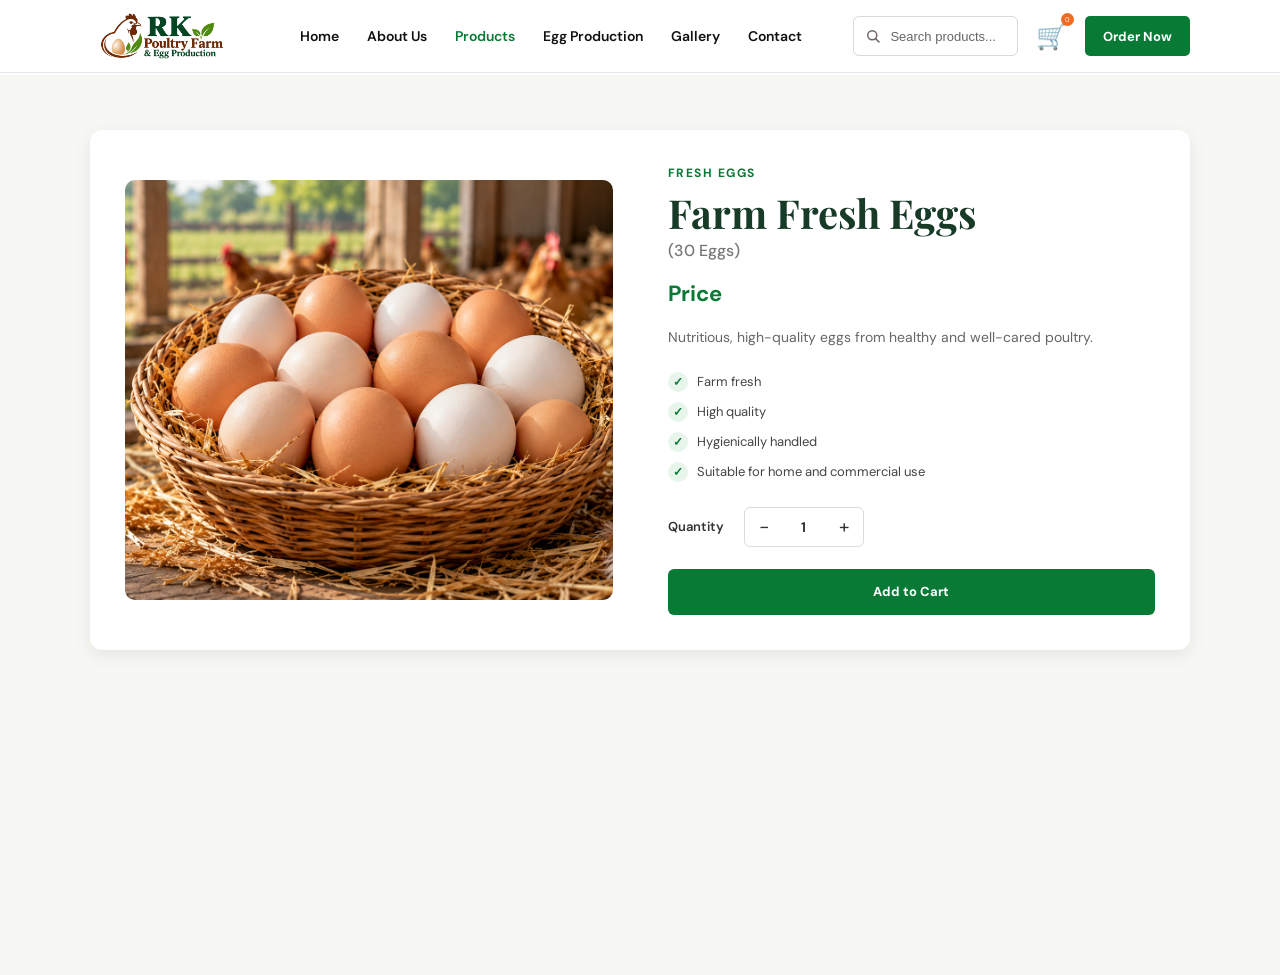
<file: product-detail.html>
<!DOCTYPE html>
<html lang="en">

<head>

    <meta charset="UTF-8">

    <meta name="viewport" content="width=device-width, initial-scale=1.0">

    <title>Product Details - RK Poultry Farm</title>

    <!-- Google Fonts -->
    <link rel="preconnect" href="https://fonts.googleapis.com">
    <link rel="preconnect" href="https://fonts.gstatic.com" crossorigin>

    <link
        href="https://fonts.googleapis.com/css2?family=DM+Sans:wght@400;500;600;700;800&family=Playfair+Display:wght@600;700&display=swap"
        rel="stylesheet"
    >

    <!-- CSS -->
    <link rel="stylesheet" href="style.css">

</head>


<body>


    <!-- ================= HEADER ================= -->

    <header class="header">

        <div class="nav">

            <!-- LOGO -->

            <a href="index.html" class="logo">

                <img
                    src="./imges/logo.png"
                    alt="RK Poultry Farm & Egg Production"
                >

            </a>


            <!-- NAVIGATION -->

            <nav class="nav-links">

                <a href="index.html">
                    Home
                </a>

                <a href="#">
                    About Us
                </a>

                <a href="product.html" class="active">
                    Products
                </a>

                <a href="#">
                    Egg Production
                </a>

                <a href="#">
                    Gallery
                </a>

                <a href="#">
                    Contact
                </a>

            </nav>


            <!-- RIGHT SIDE -->

            <div class="header-right">

                <!-- SEARCH -->

                <div class="search-box">

                    <span class="search-icon">

                        <svg viewBox="0 0 24 24">

                            <circle
                                cx="11"
                                cy="11"
                                r="6"
                            ></circle>

                            <line
                                x1="15.5"
                                y1="15.5"
                                x2="20"
                                y2="20"
                            ></line>

                        </svg>

                    </span>

                    <input
                        type="text"
                        placeholder="Search products..."
                    >

                </div>


                <!-- CART -->

              <a
    href="cart.html"
    class="cart"
>

    🛒

    <span>0</span>

</a>


                <!-- ORDER NOW -->

                <a
                    href="#"
                    class="order-btn"
                >
                    Order Now
                </a>

            </div>


            <!-- MOBILE MENU -->

            <button
                class="menu-btn"
                id="menuBtn"
            >
                ☰
            </button>

        </div>


        <!-- MOBILE NAVIGATION -->

        <div
            class="mobile-menu"
            id="mobileMenu"
        >

            <a href="index.html">
                Home
            </a>

            <a href="#">
                About Us
            </a>

            <a href="product.html">
                Products
            </a>

            <a href="#">
                Egg Production
            </a>

            <a href="#">
                Gallery
            </a>

            <a href="#">
                Contact
            </a>

        </div>

    </header>



    <!-- ================= PRODUCT DETAIL ================= -->

    <main class="product-detail-page">


        <!-- PRODUCT DETAIL SECTION -->

        <section class="product-detail">

            <div class="product-detail-container">


                <!-- ================= PRODUCT IMAGE ================= -->

                <div class="product-detail-image">

                    <img
    src="imges/individual_eggs.png"
    alt="Farm Fresh Eggs"
>

                </div>



                <!-- ================= PRODUCT INFORMATION ================= -->

                <div class="product-detail-info">

                    <p class="product-category">
                        FRESH EGGS
                    </p>


                    <h1>
                        Farm Fresh Eggs
                    </h1>


                    <h2>
                        (30 Eggs)
                    </h2>


                    <!-- PRICE -->

                    <div class="detail-price">

                        <span id="productPrice">
                            Price
                        </span>

                    </div>


                    <!-- DESCRIPTION -->

                    <p class="detail-description">

                        Nutritious, high-quality eggs from
                        healthy and well-cared poultry.

                    </p>


                    <!-- ================= FEATURES ================= -->

                    <div class="detail-features">

                        <div class="detail-feature">

                            <span class="check">
                                ✓
                            </span>

                            <span>
                                Farm fresh
                            </span>

                        </div>


                        <div class="detail-feature">

                            <span class="check">
                                ✓
                            </span>

                            <span>
                                High quality
                            </span>

                        </div>


                        <div class="detail-feature">

                            <span class="check">
                                ✓
                            </span>

                            <span>
                                Hygienically handled
                            </span>

                        </div>


                        <div class="detail-feature">

                            <span class="check">
                                ✓
                            </span>

                            <span>
                                Suitable for home and commercial use
                            </span>

                        </div>

                    </div>


                    <!-- ================= QUANTITY ================= -->

                    <div class="quantity-section">

                        <label>
                            Quantity
                        </label>


                        <div class="quantity-control">

                            <button
                                type="button"
                                class="quantity-btn"
                                id="decreaseBtn"
                            >
                                −
                            </button>


                            <span id="quantity">
                                1
                            </span>


                            <button
                                type="button"
                                class="quantity-btn"
                                id="increaseBtn"
                            >
                                +
                            </button>

                        </div>

                    </div>


                    <!-- ADD TO CART -->

                    <button
                        type="button"
                        class="detail-add-cart"
                        id="addToCartBtn"
                    >
                        Add to Cart
                    </button>


                </div>

            </div>

        </section>


    </main>



    <!-- ================= JAVASCRIPT ================= -->

    <script src="script.js"></script>

</body>

</html>
</file>
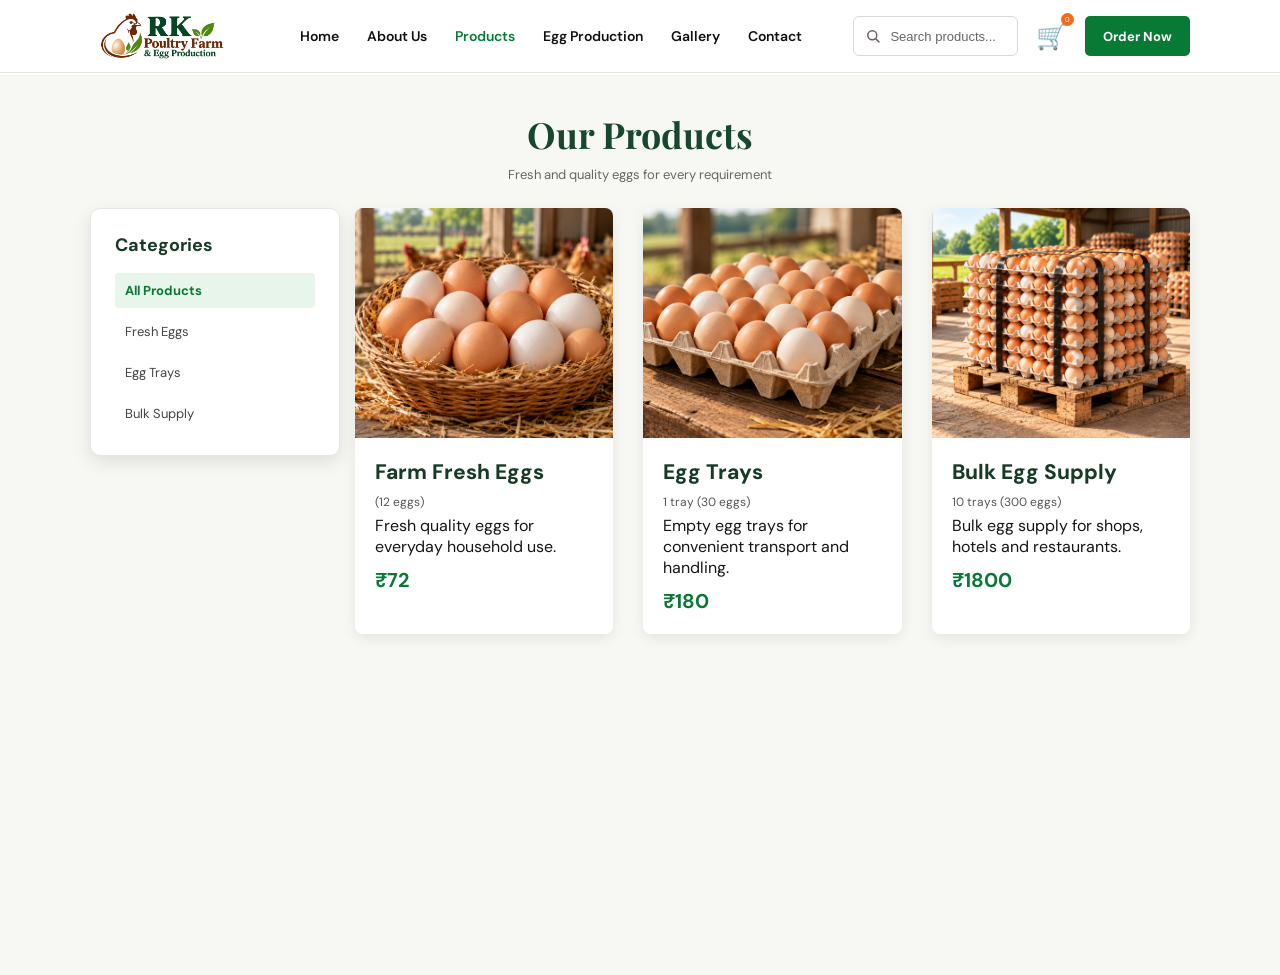
<file: product.html>
<!DOCTYPE html>
<html lang="en">

<head>

    <meta charset="UTF-8">

    <meta name="viewport" content="width=device-width, initial-scale=1.0">

    <title>Our Products - RK Poultry Farm</title>

    <!-- Google Font -->
    <link rel="preconnect" href="https://fonts.googleapis.com">
    <link rel="preconnect" href="https://fonts.gstatic.com" crossorigin>

    <link href="https://fonts.googleapis.com/css2?family=DM+Sans:wght@400;500;600;700;800&family=Playfair+Display:wght@600;700&display=swap"
        rel="stylesheet">

    <!-- CSS -->
    <link rel="stylesheet" href="style.css">

</head>


<body>


    <!-- ================= HEADER ================= -->

    <header class="header">

        <div class="nav">

            <!-- LOGO -->

            <a href="index.html" class="logo">

                <img src="./imges/logo.png"
                     alt="RK Poultry Farm & Egg Production">

            </a>


            <!-- NAVIGATION -->

            <nav class="nav-links">

                <a href="index.html">
                    Home
                </a>

                <a href="./about.html">
                    About Us
                </a>

                <a href="./product.html" class="active">
                    Products
                </a>

                <a href="./egg-production.html">
                    Egg Production
                </a>

                <a href="./gallery.html">
                    Gallery
                </a>

                <a href="./contact.html">
                    Contact
                </a>

            </nav>


            <!-- RIGHT SIDE -->

            <div class="header-right">

                <!-- SEARCH -->

                <div class="search-box">

                    <span class="search-icon">

                        <svg viewBox="0 0 24 24">

                            <circle cx="11"
                                    cy="11"
                                    r="6">
                            </circle>

                            <line x1="15.5"
                                  y1="15.5"
                                  x2="20"
                                  y2="20">
                            </line>

                        </svg>

                    </span>

                    <input
                        type="text"
                        placeholder="Search products..."
                    >

                </div>


                <!-- CART -->

        <a href="cart.html" class="cart">

    🛒

    <span>0</span>

</a>


                <!-- ORDER NOW -->

                <a href="#" class="order-btn">
                    Order Now
                </a>

            </div>


            <!-- MOBILE MENU -->

            <button class="menu-btn" id="menuBtn">
                ☰
            </button>

        </div>


        <!-- MOBILE NAVIGATION -->

        <div class="mobile-menu" id="mobileMenu">

            <a href="index.html">
                Home
            </a>

            <a href="#">
                About Us
            </a>

            <a href="product.html">
                Products
            </a>

            <a href="#">
                Egg Production
            </a>

            <a href="#">
                Gallery
            </a>

            <a href="#">
                Contact
            </a>

        </div>

    </header>



    <!-- ================= PRODUCTS PAGE ================= -->

    <main class="products-page">


        <!-- PAGE HEADING -->

        <section class="products-header">

            <h1>
                Our Products
            </h1>

            <p>
                Fresh and quality eggs for every requirement
            </p>

        </section>



        <!-- ================= PRODUCTS AREA ================= -->

        <section class="products-area">

            <div class="products-layout">


                <!-- ================= CATEGORIES ================= -->

                <aside class="categories">

                    <h3>
                        Categories
                    </h3>


                    <div class="category-list">

                        <button class="category active">
                            All Products
                        </button>

                        <button class="category">
                            Fresh Eggs
                        </button>

                        <button class="category">
                            Egg Trays
                        </button>

                        <button class="category">
                            Bulk Supply
                        </button>

                    </div>

                </aside>



                <!-- ================= PRODUCT LIST ================= -->

                <div class="product-list">


                    <!-- PRODUCT 1 -->
<a href="product-detail.html?id=1" class="product-card">

    <div class="product-image">

        <img
            src="./imges/individual_eggs.png"
            alt="Farm Fresh Eggs"
        >

    </div>


    <div class="product-info">

        <h2>
            Farm Fresh Eggs
        </h2>
        <p class="product-pack">
    (12 eggs)
</p>

        <p>
            Fresh quality eggs for everyday household use.
        </p>

       <div class="product-price">
    ₹72
</div>

    </div>

</a>
                   

                    <!-- PRODUCT 2 -->

                 <a href="product-detail.html?id=2" class="product-card">

    <div class="product-image">

        <img
            src="./imges/single_tray.png"
            alt="Egg Tray"
        >

    </div>


    <div class="product-info">

        <h2>
            Egg Trays
        </h2>
        <p class="product-pack">
    1 tray (30 eggs)
</p>

        <p>
            Empty egg trays for convenient transport and handling.
        </p>

        <div class="product-price">
            ₹180
        </div>

    </div>

</a>



                    <!-- PRODUCT 3 -->

                <a href="product-detail.html?id=3" class="product-card">

    <div class="product-image">

        <img
            src="./imges/bulk_egg.png"
            alt="Bulk Egg Supply"
        >

    </div>


    <div class="product-info">

        <h2>
            Bulk Egg Supply
        </h2>
        <p class="product-pack">
    10 trays (300 eggs)
</p>

        <p>
            Bulk egg supply for shops, hotels and restaurants.
        </p>

        <div class="product-price">
            ₹1800
        </div>

    </div>

</a>


                </div>

            </div>

        </section>


    </main>



    <!-- ================= JAVASCRIPT ================= -->

    <script src="script.js"></script>

</body>

</html>
</file>
<file: style.css>
/* ================================
   BASIC RESET
================================ */
html,
body {
    width: 100%;
    max-width: 100%;
    overflow-x: hidden;
}
* {
    margin: 0;
    padding: 0;
    box-sizing: border-box;
}

:root {
    --green: #087a36;
    --dark-green: #075d29;
    --orange: #f26b21;
    --black: #151515;
    --white: #ffffff;
    --gray: #777777;
}

body {
    font-family: "DM Sans", Arial, sans-serif;
    color: var(--black);
    background-color: white;
}

a {
    text-decoration: none;
    color: inherit;
}

button {
    font-family: inherit;
    border: none;
    background: none;
    cursor: pointer;
}


/* ================================
   COMMON CONTAINER
================================ */

.container {
    width: 94%;
    max-width: 1200px;
    margin: auto;
}


/* ========================================
   HEADER
======================================== */

.header {
    width: 100%;
    background-color: white;
    border-bottom: 1px solid #e5e5e5;
    position: relative;
    z-index: 100;
}


/* ========================================
   MAIN NAV
======================================== */

.nav {
    width: 86%;
    max-width: 1200px;
    min-height: 72px;

    margin: 0 auto;
    padding: 0;

    display: flex;
    align-items: center;
}


/* ========================================
   LOGO
======================================== */
.logo {
    width: 180px;
    flex-shrink: 0;

    display: flex;
    align-items: center;
}

.logo img {
    width: 145px;
    height: 62px;

    display: block;
    object-fit: contain;
}


/* ========================================
   NAVIGATION LINKS
======================================== */

.nav-links {
    display: flex;
    align-items: center;

    gap: 28px;

    margin-left: 30px;
}

.nav-links a {
    font-size: 14px;
    font-weight: 600;

    color: #111;

    white-space: nowrap;

    transition: 0.2s;
}

.nav-links a:hover {
    color: #087a36;
}

.nav-links .active {
    color: #087a36;
}


/* ========================================
   RIGHT SIDE
======================================== */

.header-right {
    margin-left: auto;

    display: flex;
    align-items: center;

    gap: 18px;
}


/* ========================================
   SEARCH BOX
======================================== */


.search-box {
    width: 165px;
    height: 40px;

    border: 1px solid #d9d9d9;
    border-radius: 6px;

    display: flex;
    align-items: center;

    background: #ffffff;

    padding: 0 10px;
}

.search-icon {
    width: 20px;
    height: 20px;

    display: flex;
    align-items: center;
    justify-content: center;

    margin-right: 8px;
}

.search-icon svg {
    width: 18px;
    height: 18px;

    fill: none;
    stroke: #6d6161;
    stroke-width: 2;
    stroke-linecap: round;
}

.search-box input {
    width: 100%;

    border: none;
    outline: none;

    background: transparent;

    font-size: 13px;
    color: #333;
}

.search-box input::placeholder {
    color: #666;
}


/* ========================================
   CART
======================================== */
.cart {
    position: relative;

    border: none;
    background: transparent;

    font-size: 25px;

    cursor: pointer;

    text-decoration: none;
    color: inherit;

    display: inline-flex;
    align-items: center;
    justify-content: center;
}

.cart span {
    position: absolute;

    top: -7px;
    right: -7px;

    width: 13px;
    height: 13px;

    border-radius: 50%;

    background-color: #f26b21;
    color: white;

    font-size: 7px;

    display: flex;
    align-items: center;
    justify-content: center;
}


/* ========================================
   ORDER NOW BUTTON
======================================== */

.order-btn {
    height: 40px;

    padding: 0 18px;

    background-color: #087a36;
    color: white;

    border-radius: 5px;

    display: flex;
    align-items: center;
    justify-content: center;

    font-size: 13px;
    font-weight: 700;

    white-space: nowrap;

    transition: 0.2s;
}

.order-btn:hover {
    background-color: #075d29;
}


/* ========================================
   MOBILE MENU BUTTON
======================================== */

.menu-btn {
    display: none;

    margin-left: auto;

    border: none;
    background: transparent;

    font-size: 24px;

    cursor: pointer;
}


/* ========================================
   MOBILE MENU
======================================== */

.mobile-menu {
    display: none;
}


/* ========================================
   RESPONSIVE
======================================== */

@media (max-width: 1000px) {

    .nav {
        padding: 0 4%;
    }

    .nav-links {
        gap: 18px;
        margin-left: 15px;
    }

    .header-right {
        gap: 10px;
    }

    .search-box {
        width: 120px;
    }

    .order-btn {
        padding: 0 13px;
    }
}


@media (max-width: 800px) {

    .nav {
        min-height: 65px;
        padding: 0 2%;
    }

    .nav-links {
    display: none;
}

.header-right {
    display: flex;
    align-items: center;
    gap: 8px;
}

.search-box {
    width: 150px;
}
.search-box input {
    font-size: 11px;
}


.order-btn {
    display: none;
}

    .logo {
         width: auto;
    margin-left: -5px;
    }

   .logo img {
    width: 125px;
    height: 50px;
}

    .menu-btn {
        display: block;
    }


    /* Mobile menu */

    .mobile-menu {
        position: absolute;

        top: 65px;
        left: 0;

        width: 100%;

        background-color: white;

        padding: 20px 6%;

        box-shadow: 0 8px 20px rgba(0, 0, 0, 0.1);
        z-index: 1000;
    }

    .mobile-menu.open {
        display: grid;
        gap: 16px;
    }

    .mobile-menu a {
        font-size: 14px;
        font-weight: 600;
    }
}
   /* ========================================
   MAIN - HERO SECTION
======================================== */

.hero {
    width: 100%;
    height: 460px;

    position: relative;

    background-image: url("./imges/homepage_img.png");
    background-size: cover;
    background-position: center;

    overflow: hidden;
}


/* Green overlay */

.hero-overlay {
    position: absolute;

    top: 0;
    left: 0;

    width: 60%; 
    height: 100%;

    background: linear-gradient(
        90deg,
        rgba(10, 85, 38, 0.92) 0%,
        rgba(10, 85, 38, 0.72) 35%,
        rgba(10, 85, 38, 0.25) 65%,
        rgba(10, 85, 38, 0.02) 100%
    );
}


/* Hero content */

.hero-content {
    width: 86%;
    max-width: 1200px;

    height: 100%;

    margin: 0 auto;

    position: relative;

    display: flex;
    align-items: center;
}


/* Hero text */

.hero-text {
    color: rgb(198, 192, 192);

    max-width: 550px;

    margin-left: 20px;
}


/* Main heading */

.hero-text h1 {
    font-family: "Playfair Display", serif;

    font-size: 60px;
    line-height: 1.03;
    font-weight: 700;

    color: #390f02;

    letter-spacing: -0.3px;
}


/* Description */

.hero-text p {
    font-size: 15px;

    line-height: 1.5;

    color: rgb(244, 242, 242);

    margin-bottom: 25px;
}


/* ========================================
   HERO BUTTONS
======================================== */

.hero-buttons {
    display: flex;

    align-items: center;

    gap: 14px;
}


.hero-btn {
    height: 38px;

    padding: 0 18px;

    border-radius: 5px;

    display: inline-flex;

    align-items: center;
    justify-content: center;

    font-size: 11px;

    font-weight: 700;

    transition: 0.2s ease;
}


/* Shop Now */

.shop-btn {
    background-color: #043417;

    color: white;
}


/* Learn More */

.learn-btn {
    background-color: white;

    color: #043417;
}


.hero-btn:hover {
    transform: translateY(-8px);
}



/* ========================================
   FEATURES ON HERO IMAGE
======================================== */

.features {
    width: 620px;
    height: 62px;

    margin-top: -72px;
    margin-left: auto;
    margin-right: 3%;

    position: relative;
    z-index: 5;

    display: grid;
    grid-template-columns: repeat(4, 1fr);

    background: rgba(6, 47, 22, 0.58);

    border-radius: 7px;

    overflow: hidden;
}


/* Individual feature */

.feature {
    display: flex;
    align-items: center;
    justify-content: center;

    gap: 8px;

    color: white;

    border-right: 1px solid rgba(255, 255, 255, 0.2);
}

.feature:last-child {
    border-right: none;
}


/* Icons */

.feature-icon {
    font-size: 28px;
    line-height: 1;
}


/* Text */

.feature h3 {
    font-size: 15px;
    font-weight: 700;

    line-height: 1.1;

    color: white;
}

.feature p {
    margin-top: 3px;

    font-size: 11px;

    line-height: 1;

    color: rgba(255, 255, 255, 0.85);
}

/* ========================================
   TABLET
======================================== */

@media (max-width: 800px) {

  .hero {
    width: 100%;
    max-width: 100%;
    height: 520px;
    background-size: cover;
    background-position: 65% center;
    overflow: hidden;
}

    .hero-content {
        width: 90%;
    }

    .hero-text {
        margin-left: 5px;
    }

    .hero-text h1 {
        font-size: 43px;
    }

    .hero-text p {
        font-size: 14px;
    }

    .features {
        height: 100px;
    }

}


/* ========================================
   MOBILE
======================================== */

@media (max-width: 500px) {

    .hero {
        height: 500px;
    }

.hero-overlay {
    position: absolute;
    inset: 0;

    background: linear-gradient(
        60deg,
        rgba(167, 146, 146, 0.45) 0%,
        rgba(232, 212, 212, 0.15) 35%,
        rgba(230, 225, 225, 0) 65%
    );
}

    .hero-text h1 {
        font-size: 38px;
    }

    .hero-text p {
        font-size: 13px;
    }

    .hero-btn {
        height: 42px;

        padding: 0 14px;
    }
.features {
    width: 100%;
    max-width: 100%;
    height: auto;
    display: grid;
    grid-template-columns: repeat(2, 1fr);
}

.feature {
    width: 100%;
    min-width: 0;
}

    .feature-icon {
        font-size: 21px;
    }

}


/* ================================
   SMALL MOBILE
================================ */

@media (max-width: 430px) {

    .logo-text strong {
        font-size: 16px;
    }

    .logo-text b {
        font-size: 10px;
    }

    .logo-text small {
        font-size: 6px;
    }


    .hero-copy h1 {
        font-size: 38px;
    }

    .hero-copy p {
        font-size: 13px;
    }


    .btn {
        height: 34px;

        padding: 0 14px;
    }
}

/* ====================================     Product details starts here  ======================================== */

/* ========================================
   HOME PAGE - OUR PRODUCTS
======================================== */

.products-section {
    width: 100%;
    background-color: #f7f8f3;
    padding: 35px 0;
}

.products-container {
    width: 86%;
    max-width: 1200px;
    margin: 0 auto;
}

.products-heading {
    text-align: center;
    margin-bottom: 30px;
}

.products-heading h2 {
    font-family: "Playfair Display", serif;
    font-size: 36px;
    color: #17472d;
    margin-bottom: 8px;
}

.products-heading p {
    font-size: 13px;
    color: #666;
}
/* ========================================
   HOME PAGE - PRODUCT GRID
======================================== */

.products-section .product-grid {
    display: grid;

    grid-template-columns: repeat(3, 1fr);

    gap: 28px;
}


/* ========================================
   PRODUCT CARD
======================================== */

.products-section .product-card {
    background-color: #ffffff;

    border: 1px solid #e7e7e7;

    border-radius: 12px;

    overflow: hidden;

    box-shadow: 0 4px 12px rgba(0, 0, 0, 0.08);

    min-height: 430px;

    display: flex;
    flex-direction: column;

    transition: transform 0.3s ease,
                box-shadow 0.3s ease;
}


/* HOVER */

.products-section .product-card:hover {
    transform: translateY(-8px);

    box-shadow: 0 12px 28px rgba(0, 0, 0, 0.16);
}


/* ========================================
   PRODUCT IMAGE
======================================== */

.products-section .product-image {
    width: 100%;

    height: 250px;

    overflow: hidden;
}

.products-section .product-image img {
    width: 100%;

    height: 100%;

    object-fit: cover;

    object-position: center;

    display: block;

    transition: transform 0.4s ease;
}


/* IMAGE HOVER */

.products-section .product-card:hover .product-image img {
    transform: scale(1.05);
}


/* ========================================
   PRODUCT INFORMATION
======================================== */

.products-section .product-info {
    padding: 20px;

    flex: 1;

    display: flex;
    flex-direction: column;
}

.products-section .product-info h3 {
    font-size: 21px;

    font-weight: 800;

    color: #183b28;

    margin-bottom: 8px;
}
.products-section .product-pack {
    font-size: 13px;

    color: #555;

    margin-bottom: 6px;
}
.products-section .product-description {
    font-size: 16px;

    line-height: 1.5;

    color: #777;

    margin-bottom: 18px;
}


/* ========================================
   PRICE
======================================== */

.products-section .price {
    font-size: 18px;

    color: #087a36;

    font-weight: 700;

    margin-bottom: 15px;
}

.products-page .product-price {
    margin-top: 10px;

    color: #087a36;

    font-size: 20px;

    font-weight: 700;
}


/* ========================================
   VIEW PRODUCTS BUTTON
======================================== */

.products-section .view-product-btn {
    width: 100%;
    height: 40px;

    display: flex;
    align-items: center;
    justify-content: center;

    margin-top: auto;

    padding: 0;

    background-color: #087a36;
    color: white;

    border: none;
    border-radius: 5px;

    font-size: 12px;
    font-weight: 700;

    text-align: center;
    text-decoration: none;

    cursor: pointer;
}

.products-section .view-product-btn:hover {
    background-color: #075d29;
}
/* ========================================
   PRODUCT PAGE ONLY
======================================== */

.products-page {
    width: 100%;
    background: #f7f8f3;
    min-height: 100vh;
}


/* PAGE HEADING */

.products-page .products-header {
    text-align: center;
    padding: 35px 20px 25px;
}

.products-page .products-header h1 {
    font-family: "Playfair Display", serif;
    font-size: 36px;
    color: #17472d;
    margin-bottom: 8px;
}

.products-page .products-header p {
    font-size: 13px;
    color: #666;
}


/* MAIN PRODUCT AREA */

.products-page .products-area {
    width: 86%;
    max-width: 1200px;
    margin: auto;
    padding-bottom: 60px;
}

.products-page .products-layout {
    display: flex;
    align-items: flex-start;
    gap: 15px;
}


/* ========================================
   CATEGORY BOX
======================================== */
.products-page .categories {
    width: 250px;

    background-color: #ffffff;

    padding: 24px;

    border-radius: 10px;

    border: 1px solid #e2e8e3;

    box-shadow: 0 6px 18px rgba(0, 0, 0, 0.10);
}

.products-page .categories h3 {
    font-size: 18px;
    font-weight: 700;

    color: #183b28;

    margin-bottom: 16px;
}


.products-page .category-list {
    display: flex;
    flex-direction: column;
    gap: 6px;
}


.products-page .category {
    width: 100%;

    padding: 9px 10px;

    border: none;
    border-radius: 4px;

    background: transparent;

    text-align: left;

    font-size: 13px;

    color: #444;

    cursor: pointer;
}


.products-page .category:hover {
    background: #eef7f0;
    color: #087a36;
}


.products-page .category.active {
    background: #e8f5eb;
    color: #087a36;
    font-weight: 700;
}


/* ========================================
   PRODUCT LIST
======================================== */

/* PRODUCT LIST */

.products-page .product-list {
    flex: 1;

    display: grid;

grid-template-columns: repeat(3, minmax(0, 1fr));

    gap: 30px;

    justify-content: start;
}


/* ========================================
   PRODUCT CARD
======================================== */

.products-page .product-card {
    background: white;
    border-radius: 8px;
    overflow: hidden;
    width: 100%;
    min-height: 300px;
    box-shadow: 0 4px 14px rgba(0, 0, 0, 0.08);
    transition: 0.2s ease;
     display: flex;
    flex-direction: column;
}


.products-page .product-card:hover {
    transform: translateY(-8px);

    box-shadow: 0 8px 18px rgba(0, 0, 0, 0.15);
}


/* ========================================
   PRODUCT IMAGE
======================================== */

.products-page .product-image {
    width: 100%;
    height: 230px;
    overflow: hidden;
    flex-shrink: 0;
}

.products-page .product-image img {
    width: 100%;
    height: 100%;
    object-fit: cover;
     object-position: center;
    display: block;
}
.products-page .product-info h2 {
    font-family: "DM Sans", sans-serif;

    font-size: 21px;
    font-weight: 800;

    color: #183b28;

    margin-bottom: 8px;
}

/* ========================================
   PRODUCT DETAILS
======================================== */
.products-page .product-info {
    padding: 20px;

    flex: 1;

    display: flex;
    flex-direction: column;
}


.products-page .product-description {
    font-family: "DM Sans", sans-serif;

    font-size: 16px;
    line-height: 1.6;

    color: #777;

    margin-bottom: 0;
}
.products-page .product-pack {
    font-size: 12px;

    color: #555;

    margin-bottom: 5px;
}


/* ========================================
   ADD TO CART
======================================== */

.products-page .add-cart-btn {
    width: 100%;
    height: 42px;

    margin-top: auto;

    border: none;
    border-radius: 5px;

    background: #087a36;
    color: white;

    font-family: "DM Sans", sans-serif;

    font-size: 13px;
    font-weight: 700;

    cursor: pointer;

    display: flex;
    align-items: center;
    justify-content: center;

    text-decoration: none;
}

.products-page .add-cart-btn:hover {
    background: #075d29;
}


/* ========================================
   RESPONSIVE
======================================== */

@media (max-width: 800px) {

    .products-page .products-area {
        width: 92%;
        margin: 0 auto;
        padding-bottom: 60px;
    }

    .products-page .products-layout {
        display: flex;
        flex-direction: column;
        align-items: flex-start;
        gap: 30px;
    }

    .products-page .categories {
        width: 100%;
    }

   .products-page .category-list {
    display: flex;
    flex-direction: column;

    gap: 9px;
}

  .products-page .category {
    width: 100%;

    padding: 11px 12px;

    font-size: 14px;

    color: #444;

    border-radius: 5px;
}

    .products-page .product-list {
        width: 100%;
        grid-template-columns: 1fr;
    }

    .products-page .product-card {
        width: 100%;
    }

}


/* ========================================
   SMALL MOBILE
======================================== */

@media (max-width: 550px) {

    .products-page .products-header h1 {
        font-size: 30px;
    }

    .products-page .product-list {
        grid-template-columns: 1fr;
    }

    .products-page .product-card {
        width: 100%;
    }

}
/* ========================================
   PRODUCT DETAIL PAGE
======================================== */

.product-detail-page {
    width: 100%;
    min-height: 100vh;

    background-color: #f7f8f3;

    padding: 55px 0 70px;
}


/* ========================================
   PRODUCT DETAIL CONTAINER
======================================== */

.product-detail-container {
    width: 86%;
    max-width: 1100px;

    margin: 0 auto;

    display: grid;
    grid-template-columns: 1fr 1fr;

    gap: 55px;

    align-items: center;

    background-color: #ffffff;

    padding: 35px;

    border-radius: 12px;

    box-shadow: 0 5px 18px rgba(0, 0, 0, 0.08);
}


/* ========================================
   PRODUCT IMAGE
======================================== */

.product-detail-image {
    width: 100%;
    height: 420px;

    overflow: hidden;

    border-radius: 10px;

    background-color: #f1f1f1;
}

.product-detail-image img {
    width: 100%;
    height: 100%;

    display: block;

    object-fit: cover;
    object-position: center;
}


/* ========================================
   PRODUCT INFORMATION
======================================== */

.product-detail-info {
    display: flex;
    flex-direction: column;

    justify-content: center;
}


/* CATEGORY */

.product-category {
    font-size: 12px;

    font-weight: 700;

    letter-spacing: 1.5px;

    color: #087a36;

    margin-bottom: 10px;
}


/* PRODUCT NAME */

.product-detail-info h1 {
    font-family: "Playfair Display", serif;

    font-size: 40px;

    line-height: 1.1;

    color: #183b28;

    margin-bottom: 5px;
}


/* PACK SIZE */

.product-detail-info h2 {
    font-size: 16px;

    font-weight: 500;

    color: #777;

    margin-bottom: 18px;
}


/* ========================================
   PRICE
======================================== */

.detail-price {
    margin-bottom: 18px;
}

.detail-price span {
    font-size: 22px;

    font-weight: 700;

    color: #087a36;
}


/* ========================================
   DESCRIPTION
======================================== */

.detail-description {
    font-size: 14px;

    line-height: 1.7;

    color: #666;

    margin-bottom: 22px;

    max-width: 500px;
}


/* ========================================
   FEATURES
======================================== */

.detail-features {
    display: flex;

    flex-direction: column;

    gap: 10px;

    margin-bottom: 25px;
}

.detail-feature {
    display: flex;

    align-items: center;

    gap: 9px;

    font-size: 13px;

    color: #444;
}

.check {
    width: 20px;
    height: 20px;

    border-radius: 50%;

    background-color: #e8f5eb;

    color: #087a36;

    display: flex;

    align-items: center;
    justify-content: center;

    font-size: 12px;

    font-weight: 700;
}


/* ========================================
   QUANTITY
======================================== */

.quantity-section {
    display: flex;

    align-items: center;

    gap: 20px;

    margin-bottom: 22px;
}

.quantity-section label {
    font-size: 13px;

    font-weight: 600;

    color: #333;
}

.quantity-control {
    width: 120px;
    height: 40px;

    display: flex;

    align-items: center;

    justify-content: space-between;

    border: 1px solid #dcdcdc;

    border-radius: 6px;

    background-color: white;
}

.quantity-btn {
    width: 38px;
    height: 100%;

    border: none;

    background: transparent;

    font-size: 19px;

    color: #333;

    cursor: pointer;
}

.quantity-control span {
    font-size: 14px;

    font-weight: 600;

    color: #222;
}


/* ========================================
   ADD TO CART
======================================== */

.detail-add-cart {
    width: 100%;

    height: 46px;

    border: none;

    border-radius: 6px;

    background-color: #087a36;

    color: white;

    font-size: 13px;

    font-weight: 700;

    cursor: pointer;

    transition: 0.2s ease;
}

.detail-add-cart:hover {
    background-color: #075d29;

    transform: translateY(-2px);
}


/* ========================================
   TABLET
======================================== */

@media (max-width: 900px) {

    .product-detail-container {
        width: 90%;

        gap: 35px;

        padding: 28px;
    }

    .product-detail-image {
        height: 360px;
    }

    .product-detail-info h1 {
        font-size: 34px;
    }

}


/* ========================================
   MOBILE
======================================== */

@media (max-width: 700px) {

    .product-detail-page {
        padding: 35px 0 50px;
    }

    .product-detail-container {
        width: 90%;

        grid-template-columns: 1fr;

        gap: 30px;

        padding: 20px;
    }

    .product-detail-image {
        height: 300px;
    }

    .product-detail-info h1 {
        font-size: 32px;
    }

    .detail-description {
        font-size: 13px;
    }

}


/* ========================================
   CART PAGE
======================================== */

.cart-page {
    width: 100%;
    min-height: 100vh;

    background-color: #f7f8f3;

    padding: 40px 0 60px;
}


/* ========================================
   CART HEADER
======================================== */

.cart-header {
    width: 86%;
    max-width: 1200px;

    margin: 0 auto 25px;

    display: flex;
    align-items: center;
    justify-content: space-between;
}

.cart-header h1 {
    font-family: "Playfair Display", serif;

    font-size: 34px;

    color: #183b28;
}

.cart-header a {
    font-size: 12px;

    color: #e53935;

    font-weight: 600;
}

.cart-header a:hover {
    text-decoration: underline;
}


/* ========================================
   CART CONTENT
======================================== */

.cart-content {
    width: 86%;
    max-width: 1200px;

    margin: 0 auto;
}

.cart-container {
    display: grid;

    grid-template-columns: 1fr 320px;

    gap: 30px;

    align-items: start;
}


/* ========================================
   CART ITEMS
======================================== */

.cart-items {
    display: flex;

    flex-direction: column;

    gap: 18px;
}

.cart-item {
    min-height: 120px;

    background-color: #ffffff;

    border: 1px solid #e5e5e5;

    border-radius: 10px;

    padding: 15px 18px;

    display: grid;

    grid-template-columns: 90px 1fr 125px 80px 30px;

    gap: 18px;

    align-items: center;

    box-shadow: 0 3px 10px rgba(0, 0, 0, 0.06);
}


/* ========================================
   CART ITEM IMAGE
======================================== */

.cart-item-image {
    width: 90px;
    height: 90px;

    overflow: hidden;

    border-radius: 7px;

    background-color: #f3f3f3;
}

.cart-item-image img {
    width: 100%;
    height: 100%;

    display: block;

    object-fit: cover;
}


/* ========================================
   CART ITEM DETAILS
======================================== */

.cart-item-details h2 {
    font-family: "DM Sans", sans-serif;

    font-size: 15px;

    font-weight: 700;

    color: #222;

    margin-bottom: 6px;
}

.cart-item-details p {
    font-size: 11px;

    color: #777;

    margin-bottom: 8px;
}

.cart-item-price {
    font-size: 13px;

    color: #087a36;

    font-weight: 700;
}


/* ========================================
   QUANTITY
======================================== */

.cart-quantity {
    height: 34px;

    display: flex;

    align-items: center;

    justify-content: center;

    border: 1px solid #dddddd;

    border-radius: 5px;

    background-color: white;
}

.cart-quantity .quantity-btn {
    width: 32px;
    height: 100%;

    border: none;

    background: transparent;

    font-size: 16px;

    cursor: pointer;
}

.cart-quantity span {
    min-width: 28px;

    text-align: center;

    font-size: 12px;

    font-weight: 600;
}


/* ========================================
   ITEM TOTAL
======================================== */

.cart-item-total {
    font-size: 14px;

    font-weight: 700;

    color: #222;

    text-align: right;
}


/* ========================================
   REMOVE BUTTON
======================================== */

.remove-item {
    border: none;

    background: transparent;

    color: #e53935;

    font-size: 20px;

    font-weight: 600;

    cursor: pointer;

    padding: 6px 8px;

    white-space: nowrap;

    transition: 0.2s ease;
}

.remove-item:hover {
    text-decoration: underline;
    color: #c62828;
}
   

.remove-item:hover {
    color: #c62828;
    transform: scale(1.1);
}


/* ========================================
   ORDER SUMMARY
======================================== */

.order-summary {
    background-color: white;

    border: 1px solid #e5e5e5;

    border-radius: 10px;

    padding: 22px;

    box-shadow: 0 3px 12px rgba(0, 0, 0, 0.07);
}

.order-summary h2 {
    font-size: 18px;

    color: #183b28;

    margin-bottom: 20px;
}


/* Summary rows */

.summary-row {
    display: flex;

    align-items: center;

    justify-content: space-between;

    padding: 12px 0;

    border-bottom: 1px solid #eeeeee;
}

.summary-row span {
    font-size: 12px;

    color: #666;
}

.summary-row strong {
    font-size: 13px;

    color: #222;
}


/* ========================================
   CHECKOUT BUTTON
======================================== */

.checkout-btn {
    width: 100%;
    height: 42px;
    margin-top: 20px;
    border: none;
    border-radius: 5px;
    background-color: #087a36;
    color: white;
    font-size: 12px;
    font-weight: 700;
    cursor: pointer;
    transition: 0.2s ease;
    display: flex;
align-items: center;
justify-content: center;
text-decoration: none;
}

.checkout-btn:hover {
    background-color: #075d29;
    transform: translateY(-2px);
}


/* ========================================
   CONTINUE SHOPPING
======================================== */

.continue-shopping {
    display: block;
    margin-top: 15px;
    text-align: center;
    color: #087a36;
    font-size: 11px;
    font-weight: 600;
}


/* ========================================
   TABLET
======================================== */

@media (max-width: 900px) {

    .cart-container {
        grid-template-columns: 1fr;
    }

    .order-summary {
        width: 100%;
    }

    .cart-item {
        grid-template-columns: 80px 1fr 110px 70px 25px;

        gap: 12px;
    }

}


/* ========================================
   MOBILE
======================================== */

@media (max-width: 650px) {

    .cart-page {
        padding: 30px 0 50px;
    }

    .cart-header,
    .cart-content {
        width: 90%;
    }

    .cart-header h1 {
        font-size: 28px;
    }

    .cart-item {
        grid-template-columns: 75px 1fr;

        gap: 12px;

        padding: 14px;
    }

    .cart-item-image {
        width: 75px;
        height: 75px;
    }

    .cart-quantity {
        grid-column: 2;
        width: 110px;
    }

    .cart-item-total {
        grid-column: 2;

        text-align: left;
    }

}

/* ========================================
   CART MESSAGE
======================================== */
#cartMessage {
    position: fixed;

    top: 85px;
    left: 50%;

    transform: translateX(-50%) translateY(-10px);
    
    background-color: #087a36;
    color: white;

    padding: 12px 22px;

    border-radius: 6px;

    font-size: 13px;
    font-weight: 600;

    box-shadow: 0 4px 12px rgba(0, 0, 0, 0.15);

    opacity: 0;
    visibility: hidden;

    transition: 0.3s ease;

    z-index: 9999;
}

#cartMessage.show {
    opacity: 1;
    visibility: visible;

    transform: translateX(-50%) translateY(0);
}

/* ========================================
   CHECKOUT PAGE
======================================== */

.checkout-page {
    width: 100%;
    min-height: 100vh;

    background-color: #f7f8f3;

    padding: 40px 0 60px;
}


/* ========================================
   CHECKOUT HEADER
======================================== */

.checkout-header {
    width: 86%;
    max-width: 1200px;

    margin: 0 auto 30px;

    text-align: center;
}

.checkout-header h1 {
    font-family: "Playfair Display", serif;

    font-size: 36px;

    color: #17472d;

    margin-bottom: 8px;
}

.checkout-header p {
    font-size: 13px;

    color: #666;
}


/* ========================================
   CHECKOUT CONTENT
======================================== */

.checkout-content {
    width: 86%;
    max-width: 1200px;

    margin: 0 auto;
}

.checkout-container {
    display: grid;

    grid-template-columns: 1fr 360px;

    gap: 30px;

    align-items: start;
}


/* ========================================
   CUSTOMER DETAILS
======================================== */

.customer-details {
    background-color: white;

    border: 1px solid #e5e5e5;

    border-radius: 10px;

    padding: 25px;

    box-shadow: 0 4px 14px rgba(0, 0, 0, 0.07);
}

.customer-details h2 {
    font-size: 19px;

    color: #183b28;

    margin-bottom: 22px;
}


/* ========================================
   FORM
======================================== */

.form-group {
    margin-bottom: 18px;
}

.form-group label {
    display: block;

    font-size: 12px;

    font-weight: 600;

    color: #333;

    margin-bottom: 7px;
}

.form-group input,
.form-group textarea {
    width: 100%;

    border: 1px solid #dcdcdc;

    border-radius: 6px;

    padding: 11px 12px;

    font-family: "DM Sans", sans-serif;

    font-size: 12px;

    color: #333;

    outline: none;

    background-color: white;
}

.form-group input:focus,
.form-group textarea:focus {
    border-color: #087a36;
}

.form-group textarea {
    resize: vertical;
}


/* ========================================
   PLACE ORDER
======================================== */

.place-order-btn {
    width: 100%;

    height: 44px;

    margin-top: 5px;

    border: none;

    border-radius: 6px;

    background-color: #087a36;

    color: white;

    font-size: 13px;

    font-weight: 700;

    cursor: pointer;

    transition: 0.2s ease;
}

.place-order-btn:hover {
    background-color: #075d29;

    transform: translateY(-2px);
}


/* ========================================
   CHECKOUT SUMMARY
======================================== */

.checkout-summary {
    background-color: white;

    border: 1px solid #e5e5e5;

    border-radius: 10px;

    padding: 22px;

    box-shadow: 0 4px 14px rgba(0, 0, 0, 0.07);
}

.checkout-summary h2 {
    font-size: 19px;

    color: #183b28;

    margin-bottom: 20px;
}


/* ========================================
   CHECKOUT ITEMS
======================================== */

.checkout-items {
    display: flex;

    flex-direction: column;

    gap: 14px;
}


/* ========================================
   CHECKOUT TOTAL
======================================== */

.checkout-total {
    margin-top: 20px;

    padding-top: 15px;

    border-top: 1px solid #eeeeee;

    display: flex;

    align-items: center;

    justify-content: space-between;
}

.checkout-total span {
    font-size: 12px;

    color: #666;
}

.checkout-total strong {
    font-size: 16px;

    color: #087a36;
}


/* ========================================
   TABLET
======================================== */

@media (max-width: 900px) {

    .checkout-container {
        grid-template-columns: 1fr;
    }

    .checkout-summary {
        width: 100%;
    }

}


/* ========================================
   MOBILE
======================================== */

@media (max-width: 650px) {

    .checkout-page {
        padding: 30px 0 50px;
    }

    .checkout-header,
    .checkout-content {
        width: 90%;
    }

    .checkout-header h1 {
        font-size: 30px;
    }

    .customer-details,
    .checkout-summary {
        padding: 18px;
    }

}

/* ================================
   CHECKOUT ORDER SUMMARY
================================ */

.checkout-summary {
    background: #ffffff;
    border: 1px solid #e5e5e5;
    border-radius: 12px;
    padding: 28px;
    box-shadow: 0 5px 18px rgba(0, 0, 0, 0.07);
}

.checkout-summary h2 {
    margin: 0 0 25px;
    font-size: 21px;
    color: #003f35;
}


/* Individual order item */

.checkout-item {
    display: flex;
    justify-content: space-between;
    align-items: center;
    padding: 15px 0;
    border-bottom: 1px solid #eeeeee;
}

.checkout-item:last-child {
    border-bottom: none;
}

.checkout-item strong {
    display: block;
    font-size: 16px;
    color: #222;
    margin-bottom: 5px;
}

.checkout-item p {
    margin: 0;
    font-size: 14px;
    color: #777;
}

.checkout-item span {
    font-weight: 700;
    font-size: 15px;
    color: #087f3f;
}
/* ========================================
   PAYMENT METHOD
======================================== */

.payment-method {
    margin-bottom: 18px;
}

.payment-method > label {
    display: block;

    font-size: 12px;

    font-weight: 600;

    color: #333;

    margin-bottom: 8px;
}

.payment-options {
    display: flex;

    flex-direction: column;

    gap: 10px;
}

.payment-option {
    display: flex;

    align-items: center;

    gap: 8px;

    font-size: 12px;

    font-weight: 400;

    color: #333;

    cursor: pointer;
}

.payment-option input {
    margin: 0;

    accent-color: #087a36;
}


/* Total section */

.checkout-total {
    display: flex;
    justify-content: space-between;
    align-items: center;

    margin-top: 18px;
    padding-top: 18px;

    border-top: 1px solid #e5e5e5;
}

.checkout-total span {
    font-size: 14px;
    color: #777;
}

.checkout-total strong {
    font-size: 18px;
    color: #087f3f;
}

/* ========================================
   ORDER SUCCESS MESSAGE
======================================== */

.order-success-overlay {
    position: fixed;

    top: 0;
    left: 0;

    width: 100%;
    height: 100%;

    background: rgba(0, 0, 0, 0.35);

    display: flex;

    align-items: center;
    justify-content: center;

    z-index: 10000;
}

.order-success-box {
    width: 380px;

    background: white;

    border-radius: 10px;

    padding: 30px;

    text-align: center;

    box-shadow: 0 8px 30px rgba(0, 0, 0, 0.2);
}

.order-success-icon {
    width: 52px;
    height: 52px;

    margin: 0 auto 15px;

    border-radius: 50%;

    background: #e8f5eb;

    color: #087a36;

    font-size: 28px;
    font-weight: 700;

    display: flex;
    align-items: center;
    justify-content: center;
}

.order-success-box h2 {
    font-size: 20px;

    color: #183b28;

    margin-bottom: 8px;
}

.order-success-box p {
    font-size: 13px;

    color: #666;

    margin-bottom: 20px;
}

.order-success-box button {
    width: 90px;
    height: 38px;

    border: none;

    border-radius: 5px;

    background: #087a36;

    color: white;

    font-size: 12px;

    font-weight: 700;

    cursor: pointer;
}

.order-success-box button:hover {
    background: #075d29;
}

/* ========================================
   ONLINE PAYMENT BOX
======================================== */

.online-payment-box {
    display: none;

    margin-top: 15px;

    padding: 18px;

    border: 1px solid #e2e8e3;

    border-radius: 8px;

    background-color: #f9faf8;
}

.online-payment-box h3 {
    font-size: 15px;

    font-weight: 700;

    color: #183b28;

    margin-bottom: 6px;
}

.online-payment-box p {
    font-size: 11px;

    color: #666;

    margin-bottom: 15px;
}

.qr-placeholder {
    width: 150px;
    height: 150px;

    margin: 0 auto;

    display: flex;

    align-items: center;
    justify-content: center;

    border: 1px dashed #087a36;

    border-radius: 6px;

    font-size: 12px;

    color: #087a36;
}

/* ========================================
   ABOUT US PAGE
======================================== */

.about-page {
    width: 100%;
    min-height: 100vh;

    background-color: #f7f8f3;

    padding: 45px 0 60px;
}


/* ========================================
   ABOUT HEADER
======================================== */

.about-header {
    width: 86%;
    max-width: 1200px;

    margin: 0 auto 35px;

    text-align: center;
}

.about-header h1 {
    font-family: "Playfair Display", serif;

    font-size: 36px;

    color: #17472d;

    margin-bottom: 8px;
}

.about-header p {
    font-size: 13px;

    color: #666;
}


/* ========================================
   ABOUT CONTENT
======================================== */

.about-content {
    width: 86%;
    max-width: 1200px;

    margin: 0 auto;
}

.about-container {
    display: grid;

    grid-template-columns: 1fr 1fr;

    gap: 45px;

    align-items: center;

    background-color: white;

    padding: 30px;

    border-radius: 12px;

    box-shadow: 0 5px 18px rgba(0, 0, 0, 0.08);
}


/* ========================================
   ABOUT IMAGE
======================================== */

.about-image {
    width: 100%;

    height: 400px;

    overflow: hidden;

    border-radius: 10px;
}

.about-image img {
    width: 100%;
    height: 100%;

    display: block;

    object-fit: cover;
}


/* ========================================
   ABOUT INFORMATION
======================================== */

.about-info {
    display: flex;

    flex-direction: column;
}

.about-label {
    font-size: 12px;

    font-weight: 700;

    letter-spacing: 1.5px;

    color: #087a36;

    margin-bottom: 10px;
}

.about-info h2 {
    font-family: "Playfair Display", serif;

    font-size: 32px;

    line-height: 1.15;

    color: #183b28;

    margin-bottom: 18px;
}

.about-info > p {
    font-size: 13px;

    line-height: 1.7;

    color: #666;

    margin-bottom: 15px;
}


/* ========================================
   ABOUT VALUES
======================================== */

.about-values {
    display: grid;

    grid-template-columns: repeat(3, 1fr);

    gap: 12px;

    margin-top: 10px;
}

.about-value {
    padding: 15px;

    background-color: #f7f8f3;

    border-radius: 7px;

    border: 1px solid #e5e5e5;
}

.about-value h3 {
    font-size: 14px;

    font-weight: 700;

    color: #183b28;

    margin-bottom: 6px;
}

.about-value p {
    font-size: 11px;

    line-height: 1.5;

    color: #666;
}


/* ========================================
   TABLET
======================================== */

@media (max-width: 900px) {

    .about-container {
        grid-template-columns: 1fr;

        gap: 30px;
    }

    .about-image {
        height: 350px;
    }

}


/* ========================================
   MOBILE
======================================== */

@media (max-width: 650px) {

    .about-page {
        padding: 30px 0 50px;
    }

    .about-header,
    .about-content {
        width: 90%;
    }

    .about-header h1 {
        font-size: 30px;
    }

    .about-container {
        padding: 20px;
    }

    .about-image {
        height: 280px;
    }

    .about-info h2 {
        font-size: 27px;
    }

    .about-values {
        grid-template-columns: 1fr;
    }

}
/* ========================================
   GALLERY PAGE
======================================== */

.gallery-page {
    width: 100%;
    min-height: 100vh;

    background-color: #f7f8f3;

    padding: 45px 0 60px;
}


/* ========================================
   GALLERY HEADER
======================================== */

.gallery-header {
    width: 86%;
    max-width: 1200px;

    margin: 0 auto 35px;

    text-align: center;
}

.gallery-header h1 {
    font-family: "Playfair Display", serif;

    font-size: 36px;

    color: #17472d;

    margin-bottom: 8px;
}

.gallery-header p {
    font-size: 13px;

    color: #666;
}


/* ========================================
   GALLERY CONTENT
======================================== */

.gallery-content {
    width: 86%;
    max-width: 1200px;

    margin: 0 auto;
}

.gallery-container {
    display: grid;

    grid-template-columns: repeat(2, 1fr);

    gap: 20px;
}


/* ========================================
   GALLERY ITEM
======================================== */

.gallery-item {
    width: 100%;
    height: 280px;

    overflow: hidden;

    background-color: white;

    border-radius: 10px;

    box-shadow: 0 4px 14px rgba(0, 0, 0, 0.08);

    transition: 0.3s ease;
}

.gallery-item img {
    width: 100%;
    height: 100%;

    display: block;

    object-fit: cover;

    transition: transform 0.4s ease;
}


/* ========================================
   HOVER
======================================== */

.gallery-item:hover {
    transform: translateY(-5px);

    box-shadow: 0 10px 24px rgba(0, 0, 0, 0.14);
}

.gallery-item:hover img {
    transform: scale(1.05);
}


/* ========================================
   TABLET
======================================== */

@media (max-width: 800px) {

    .gallery-container {
        grid-template-columns: 1fr;
    }

    .gallery-item {
        height: 300px;
    }

}


/* ========================================
   MOBILE
======================================== */

@media (max-width: 650px) {

    .gallery-page {
        padding: 30px 0 50px;
    }

    .gallery-header,
    .gallery-content {
        width: 90%;
    }

    .gallery-header h1 {
        font-size: 30px;
    }

    .gallery-item {
        height: 240px;
    }

}
/* ========================================
   EGG PRODUCTION PAGE
======================================== */

.egg-production-page {
    width: 100%;
    min-height: 100vh;

    background-color: #f7f8f3;

    padding: 45px 0 60px;
}


/* ========================================
   PAGE HEADER
======================================== */

.egg-production-header {
    width: 86%;
    max-width: 1200px;

    margin: 0 auto 35px;

    text-align: center;
}

.egg-production-header h1 {
    font-family: "Playfair Display", serif;

    font-size: 36px;

    color: #17472d;

    margin-bottom: 8px;
}

.egg-production-header p {
    font-size: 13px;

    color: #666;
}


/* ========================================
   PRODUCTION CONTENT
======================================== */

.production-content {
    width: 86%;
    max-width: 1200px;

    margin: 0 auto;
}

.production-container {
    display: grid;

    grid-template-columns: 1fr 1fr;

    gap: 45px;

    align-items: center;

    background-color: white;

    padding: 30px;

    border-radius: 12px;

    box-shadow: 0 5px 18px rgba(0, 0, 0, 0.08);
}


/* ========================================
   PRODUCTION IMAGE
======================================== */

.production-image {
    width: 100%;

    height: 400px;

    overflow: hidden;

    border-radius: 10px;
}

.production-image img {
    width: 100%;
    height: 100%;

    display: block;

    object-fit: cover;
}


/* ========================================
   PRODUCTION INFORMATION
======================================== */

.production-info {
    display: flex;

    flex-direction: column;
}

.production-label {
    font-size: 12px;

    font-weight: 700;

    letter-spacing: 1.5px;

    color: #087a36;

    margin-bottom: 10px;
}

.production-info h2 {
    font-family: "Playfair Display", serif;

    font-size: 32px;

    line-height: 1.15;

    color: #183b28;

    margin-bottom: 18px;
}

.production-info > p {
    font-size: 13px;

    line-height: 1.7;

    color: #666;

    margin-bottom: 15px;
}


/* ========================================
   PRODUCTION STEPS
======================================== */

.production-steps {
    display: flex;

    flex-direction: column;

    gap: 12px;

    margin-top: 8px;
}

.production-step {
    display: flex;

    align-items: flex-start;

    gap: 12px;

    padding: 12px;

    background-color: #f7f8f3;

    border: 1px solid #e5e5e5;

    border-radius: 7px;
}

.production-step > span {
    min-width: 32px;

    font-size: 13px;

    font-weight: 700;

    color: #087a36;
}

.production-step h3 {
    font-size: 14px;

    font-weight: 700;

    color: #183b28;

    margin-bottom: 4px;
}

.production-step p {
    font-size: 11px;

    line-height: 1.5;

    color: #666;
}


/* ========================================
   TABLET
======================================== */

@media (max-width: 900px) {

    .production-container {
        grid-template-columns: 1fr;

        gap: 30px;
    }

    .production-image {
        height: 350px;
    }

}


/* ========================================
   MOBILE
======================================== */

@media (max-width: 650px) {

    .egg-production-page {
        padding: 30px 0 50px;
    }

    .egg-production-header,
    .production-content {
        width: 90%;
    }

    .egg-production-header h1 {
        font-size: 30px;
    }

    .production-container {
        padding: 20px;
    }

    .production-image {
        height: 280px;
    }

    .production-info h2 {
        font-size: 27px;
    }

}
/* ========================================
   CONTACT PAGE
======================================== */

.contact-page {
    width: 100%;
    min-height: 100vh;

    background-color: #f7f8f3;

    padding: 45px 0 60px;
}


/* ========================================
   CONTACT HEADER
======================================== */

.contact-header {
    width: 86%;
    max-width: 1200px;

    margin: 0 auto 35px;

    text-align: center;
}

.contact-header h1 {
    font-family: "Playfair Display", serif;

    font-size: 36px;

    color: #17472d;

    margin-bottom: 8px;
}

.contact-header p {
    font-size: 13px;

    color: #666;
}


/* ========================================
   CONTACT CONTENT
======================================== */

.contact-content {
    width: 86%;
    max-width: 1200px;

    margin: 0 auto;
}

.contact-container {
    display: grid;

    grid-template-columns: 1fr 1fr;

    gap: 35px;

    align-items: start;
}


/* ========================================
   CONTACT INFORMATION
======================================== */

.contact-info {
    background-color: white;

    border: 1px solid #e5e5e5;

    border-radius: 10px;

    padding: 28px;

    box-shadow: 0 5px 18px rgba(0, 0, 0, 0.08);
}

.contact-label {
    font-size: 12px;

    font-weight: 700;

    letter-spacing: 1.5px;

    color: #087a36;

    margin-bottom: 10px;
}

.contact-info h2 {
    font-family: "Playfair Display", serif;

    font-size: 32px;

    color: #183b28;

    margin-bottom: 15px;
}

.contact-description {
    font-size: 13px;

    line-height: 1.7;

    color: #666;

    margin-bottom: 25px;
}


/* ========================================
   CONTACT ITEMS
======================================== */

.contact-item {
    display: flex;

    align-items: flex-start;

    gap: 12px;

    margin-bottom: 20px;
}

.contact-icon {
    width: 38px;
    height: 38px;

    flex-shrink: 0;

    display: flex;

    align-items: center;
    justify-content: center;

    background-color: #e8f5eb;

    border-radius: 50%;

    font-size: 17px;
}

.contact-item h3 {
    font-size: 14px;

    font-weight: 700;

    color: #183b28;

    margin-bottom: 4px;
}

.contact-item p {
    font-size: 12px;

    color: #666;

    line-height: 1.5;
}


/* ========================================
   CONTACT FORM
======================================== */

.contact-form-box {
    background-color: white;

    border: 1px solid #e5e5e5;

    border-radius: 10px;

    padding: 28px;

    box-shadow: 0 5px 18px rgba(0, 0, 0, 0.08);
}

.contact-form-box h2 {
    font-size: 19px;

    color: #183b28;

    margin-bottom: 22px;
}


/* ========================================
   FORM
======================================== */

.contact-form-box .form-group {
    margin-bottom: 18px;
}

.contact-form-box .form-group label {
    display: block;

    font-size: 12px;

    font-weight: 600;

    color: #333;

    margin-bottom: 7px;
}

.contact-form-box input,
.contact-form-box textarea {
    width: 100%;

    border: 1px solid #dcdcdc;

    border-radius: 6px;

    padding: 11px 12px;

    font-family: "DM Sans", sans-serif;

    font-size: 12px;

    color: #333;

    outline: none;

    background-color: white;
}

.contact-form-box input:focus,
.contact-form-box textarea:focus {
    border-color: #087a36;
}

.contact-form-box textarea {
    resize: vertical;
}


/* ========================================
   SEND MESSAGE BUTTON
======================================== */

.send-message-btn {
    width: 100%;

    height: 44px;

    margin-top: 5px;

    border: none;

    border-radius: 6px;

    background-color: #087a36;

    color: white;

    font-size: 13px;

    font-weight: 700;

    cursor: pointer;

    transition: 0.2s ease;
}

.send-message-btn:hover {
    background-color: #075d29;

    transform: translateY(-2px);
}


/* ========================================
   TABLET
======================================== */

@media (max-width: 900px) {

    .contact-container {
        grid-template-columns: 1fr;
    }

}


/* ========================================
   MOBILE
======================================== */

@media (max-width: 650px) {

    .contact-page {
        padding: 30px 0 50px;
    }

    .contact-header,
    .contact-content {
        width: 90%;
    }

    .contact-header h1 {
        font-size: 30px;
    }

    .contact-info,
    .contact-form-box {
        padding: 20px;
    }

    .contact-info h2 {
        font-size: 27px;
    }

}

/* ========================================
   MESSAGE SENT POPUP
======================================== */

.message-sent-overlay {
    position: fixed;

    top: 0;
    left: 0;

    width: 100%;
    height: 100%;

    background: rgba(0, 0, 0, 0.35);

    display: flex;

    align-items: center;
    justify-content: center;

    z-index: 10000;
}

.message-sent-box {
    width: 380px;

    background: white;

    border-radius: 10px;

    padding: 30px;

    text-align: center;

    box-shadow: 0 8px 30px rgba(0, 0, 0, 0.2);
}

.message-sent-icon {
    width: 52px;
    height: 52px;

    margin: 0 auto 15px;

    border-radius: 50%;

    background: #e8f5eb;

    color: #087a36;

    font-size: 28px;
    font-weight: 700;

    display: flex;
    align-items: center;
    justify-content: center;
}

.message-sent-box h2 {
    font-size: 20px;

    color: #183b28;

    margin-bottom: 8px;
}

.message-sent-box p {
    font-size: 13px;

    color: #666;

    margin-bottom: 20px;
}

.message-sent-box button {
    width: 90px;
    height: 38px;

    border: none;

    border-radius: 5px;

    background: #087a36;

    color: white;

    font-size: 12px;

    font-weight: 700;

    cursor: pointer;
}

.message-sent-box button:hover {
    background: #075d29;
}

/* ========================================
   HOME PAGE - ABOUT US
======================================== */

.home-about-section {
    width: 100%;

    background-color: #f7f8f3;

   padding: 35px 0;
}

.home-about-container {
    width: 90%;
    max-width: 1200px;

    margin: 0 auto;

    display: grid;

    grid-template-columns: 1fr;

    gap: 25px;

    align-items: center;

    background-color: white;

    padding: 20px;

    border-radius: 12px;

    box-shadow: 0 5px 18px rgba(0, 0, 0, 0.08);
}


/* ========================================
   IMAGE
======================================== */

.home-about-image {
    width: 100%;
    height: 380px;

    overflow: hidden;

    border-radius: 10px;
}

.home-about-image img {
    width: 100%;
    height: 100%;

    display: block;

    object-fit: cover;
}


/* ========================================
   INFORMATION
======================================== */

.home-about-info {
    display: flex;
    flex-direction: column;
}

.home-about-label {
    font-size: 12px;

    font-weight: 700;

    letter-spacing: 1.5px;

    color: #087a36;

    margin-bottom: 10px;
}

.home-about-info h2 {
    font-family: "Playfair Display", serif;

    font-size: 32px;

    line-height: 1.15;

    color: #183b28;

    margin-bottom: 18px;
}

.home-about-info > p {
    font-size: 13px;

    line-height: 1.7;

    color: #666;

    margin-bottom: 15px;
}


/* ========================================
   VALUES
======================================== */

.home-about-values {
    display: grid;

    grid-template-columns: repeat(3, 1fr);

    gap: 12px;

    margin-top: 10px;
}

.home-about-value {
    padding: 15px;

    background-color: #f7f8f3;

    border: 1px solid #e5e5e5;

    border-radius: 7px;
}

.home-about-value h3 {
    font-size: 14px;

    font-weight: 700;

    color: #183b28;

    margin-bottom: 6px;
}

.home-about-value p {
    font-size: 11px;

    line-height: 1.5;

    color: #666;
}


/* ========================================
   MOBILE
======================================== */

@media (max-width: 900px) {

    .home-about-container {
        grid-template-columns: 1fr;

        gap: 30px;
    }

    .home-about-image {
        height: 350px;
    }

}

@media (max-width: 650px) {

    .home-about-section {
        padding: 35px 0;
    }

    .home-about-container {
        width: 90%;

        padding: 20px;
    }

    .home-about-image {
        height: 280px;
    }

    .home-about-info h2 {
        font-size: 27px;
    }

    .home-about-values {
        grid-template-columns: 1fr;
    }

}
.home-about-heading {
    width: 86%;
    max-width: 1200px;

    margin: 0 auto 30px;

    text-align: center;
}

.home-about-heading h2 {
    font-family: "Playfair Display", serif;

    font-size: 36px;

    color: #17472d;

    margin-bottom: 8px;
}

.home-about-heading p {
    font-size: 13px;

    color: #666;
}
/* ========================================
   HOME PAGE - CONTACT
======================================== */

.home-contact-section {
    width: 100%;

    background-color: #f7f8f3;

    padding: 50px 0 60px;
}


/* ========================================
   CONTACT HEADING
======================================== */

.home-contact-heading {
    width: 86%;
    max-width: 1200px;

    margin: 0 auto 30px;

    text-align: center;
}

.home-contact-heading h2 {
    font-family: "Playfair Display", serif;

    font-size: 36px;

    color: #17472d;

    margin-bottom: 8px;
}

.home-contact-heading p {
    font-size: 13px;

    color: #666;
}


/* ========================================
   CONTACT CONTAINER
======================================== */

.home-contact-container {
    width: 86%;
    max-width: 1200px;

    margin: 0 auto;

    display: grid;

    grid-template-columns: 1fr 1fr;

    gap: 35px;

    align-items: start;
}


/* ========================================
   CONTACT INFORMATION
======================================== */

.home-contact-info {
    background-color: white;

    border: 1px solid #e5e5e5;

    border-radius: 10px;

    padding: 28px;

    box-shadow: 0 5px 18px rgba(0, 0, 0, 0.08);
}

.home-contact-label {
    font-size: 12px;

    font-weight: 700;

    letter-spacing: 1.5px;

    color: #087a36;

    margin-bottom: 10px;
}

.home-contact-info h3 {
    font-family: "Playfair Display", serif;

    font-size: 30px;

    color: #183b28;

    margin-bottom: 15px;
}

.home-contact-info > p {
    font-size: 13px;

    line-height: 1.7;

    color: #666;

    margin-bottom: 22px;
}


/* ========================================
   CONTACT ITEMS
======================================== */

.home-contact-item {
    display: flex;

    flex-direction: column;

    gap: 3px;

    margin-bottom: 17px;
}

.home-contact-item strong {
    font-size: 13px;

    color: #183b28;
}

.home-contact-item span {
    font-size: 12px;

    color: #666;
}


/* ========================================
   CONTACT FORM
======================================== */

.home-contact-form {
    background-color: white;

    border: 1px solid #e5e5e5;

    border-radius: 10px;

    padding: 28px;

    box-shadow: 0 5px 18px rgba(0, 0, 0, 0.08);
}

.home-contact-form .form-group {
    margin-bottom: 18px;
}

.home-contact-form label {
    display: block;

    font-size: 12px;

    font-weight: 600;

    color: #333;

    margin-bottom: 7px;
}

.home-contact-form input,
.home-contact-form textarea {
    width: 100%;

    border: 1px solid #dcdcdc;

    border-radius: 6px;

    padding: 11px 12px;

    font-family: "DM Sans", sans-serif;

    font-size: 12px;

    color: #333;

    outline: none;

    background-color: white;
}

.home-contact-form input:focus,
.home-contact-form textarea:focus {
    border-color: #087a36;
}

.home-contact-form textarea {
    resize: vertical;
}


/* ========================================
   SEND BUTTON
======================================== */

.home-send-message-btn {
    width: 100%;

    height: 44px;

    border: none;

    border-radius: 6px;

    background-color: #087a36;

    color: white;

    font-size: 13px;

    font-weight: 700;

    cursor: pointer;

    transition: 0.2s ease;
}

.home-send-message-btn:hover {
    background-color: #075d29;

    transform: translateY(-2px);
}


/* ========================================
   MOBILE
======================================== */

@media (max-width: 900px) {

    .home-contact-container {
        grid-template-columns: 1fr;
    }

}

@media (max-width: 650px) {

    .home-contact-section {
        padding: 40px 0 50px;
    }

    .home-contact-heading {
        width: 90%;
    }

    .home-contact-heading h2 {
        font-size: 30px;
    }

    .home-contact-container {
        width: 90%;
    }

    .home-contact-info,
    .home-contact-form {
        padding: 20px;
    }

}
/* ========================================
   MOBILE - HOME PRODUCT CARDS
======================================== */

@media (max-width: 700px) {

    .products-section .product-grid {
        grid-template-columns: 1fr;

        gap: 20px;
    }

    .products-section .product-card {
        width: 100%;
    }

}

/* ========================================
   MOBILE - HOME CONTACT
======================================== */

@media (max-width: 650px) {

    .home-contact-container {
        width: 90%;
        grid-template-columns: 1fr;
        gap: 20px;
    }

    .home-contact-info,
    .home-contact-form {
        padding: 20px;
    }

    .home-contact-heading {
        width: 90%;
    }

    .home-contact-heading h2 {
        font-size: 30px;
    }

}/* ========================================
   MOBILE - HOME PRODUCT CARDS
======================================== */

@media (max-width: 700px) {

    .products-section .product-card {
        width: 100%;
        min-height: 450px;
        padding: 18px;
        border-radius: 12px;
        transition: transform 0.2s ease, box-shadow 0.2s ease;
    }

    .products-section .product-card:hover {
        transform: none;
        box-shadow: 0 5px 18px rgba(0, 0, 0, 0.10);
    }

    .products-section .product-card img {
        width: 100%;
        height: 240px;
        object-fit: cover;
        border-radius: 10px;
    }

    .products-section .product-card h3 {
        font-size: 20px;
        margin-top: 15px;
    }

    .products-section .product-card p {
        font-size: 14px;
        line-height: 1.5;
    }

    .products-section .product-card .view-product-btn {
        width: 100%;
        margin-top: 15px;
    }
}
/* ========================================
   MOBILE - HOME HERO FIX
======================================== */

@media (max-width: 500px) {

    .hero {
        height: 560px;
    }

    .hero-content {
        width: 90%;
        padding-top: 35px;
    }

    .hero-text {
        margin-left: 0;
        max-width: 330px;
    }

    .hero-text h1 {
        font-size: 34px;
        line-height: 1.15;
        margin-bottom: 15px;
    }

    .hero-text p {
        font-size: 14px;
        line-height: 1.5;
        margin-bottom: 20px;
    }

    .hero-btn {
        height: 42px;
    }

    /* Give the green feature bar some space */
    .features {
        margin-top: 18px;
        position: relative;
        z-index: 5;
    }

}
/* ========================================
   MOBILE - FEATURE BAR SPACING
======================================== */

@media (max-width: 500px) {

    .features {
        margin-top: 18px;
        padding: 12px 8px;
        gap: 8px;
    }

    .feature {
        padding: 8px 4px;
        min-height: 75px;
    }

    .feature-icon {
        font-size: 21px;
        margin-bottom: 4px;
    }

    .feature h3 {
        font-size: 16px;
        line-height: 1.2;
    }

    .feature p {
        font-size: 12px;
        line-height: 1.3;
    }

}
/* ========================================
   MOBILE HEADER - FINAL
======================================== */

@media (max-width: 500px) {

    .nav {
        width: 100%;
        min-height: 65px;
        padding: 0 8px;
        box-sizing: border-box;

        display: flex;
        align-items: center;
        justify-content: space-between;
    }

    /* Logo */
    .logo {
        margin-left: 0;
        flex-shrink: 0;
    }

    .logo img {
        width: 105px;
        height: auto;
    }

    /* Right side */
    .header-right {
        display: flex;
        align-items: center;
        gap: 8px;
        margin-left: auto;
        min-width: 0;
    }

    /* Search */
    .search-box {
        width: 135px;
        height: 38px;
        flex-shrink: 0;
    }

    .search-box input {
        width: 100%;
        font-size: 11px;
        box-sizing: border-box;
    }

    /* Cart */
    .cart-icon {
        flex-shrink: 0;
    }

    /* Menu */
    #menuBtn {
        width: 32px;
        height: 32px;
        padding: 0;
        margin: 0;
        flex-shrink: 0;
    }

    /* Hide Order button on mobile */
    .order-btn {
        display: none;
    }

}
/* ========================================
   MOBILE - HERO IMAGE & TEXT
======================================== */

@media (max-width: 500px) {

    .hero {
        width: 100%;
        height: 560px;
        background-size: cover;
        background-position: 68% center;
        overflow: hidden;
    }

    .hero-overlay {
        position: absolute;
        inset: 0;
        background: linear-gradient(
            90deg,
            rgba(0, 0, 0, 0.35) 0%,
            rgba(0, 0, 0, 0.12) 45%,
            rgba(0, 0, 0, 0) 75%
        );
    }

    .hero-content {
        width: 90%;
        position: relative;
        z-index: 2;
    }

    .hero-text {
        width: 65%;
        margin-left: 0;
    }

    .hero-text h1 {
        font-size: 34px;
        line-height: 1.15;
        margin-bottom: 12px;
    }

    .hero-text p {
        font-size: 14px;
        line-height: 1.5;
        margin-bottom: 18px;
    }

    .hero-btn {
        height: 42px;
        padding: 0 15px;
        font-size: 13px;
    }

}
/* ========================================
   FIXED HEADER
======================================== */

header,
.header {
    position: fixed !important;
    top: 0;
    left: 0;
    right: 0;
    width: 100%;
    z-index: 9999;
    background-color: white;
}

/* Desktop */
body {
    padding-top: 75px;
}

/* Mobile */
@media (max-width: 500px) {

    body {
        padding-top: 65px;
    }

}
@media (max-width: 500px) {

    .hero {
        background-image: url("./imges/homepage_mobile.png.png");
        background-size: cover;
        background-position: center;
    }
    @media (max-width: 500px) {

    .hero {
        height: 360px;
        background-size: 100% 100%;
        background-position: center;
        background-repeat: no-repeat;
    }

}

}
/* ========================================
   HOMEPAGE ABOUT - LAPTOP FIX
======================================== */

@media (min-width: 701px) {

    .home-about-container {
        display: grid;
        grid-template-columns: 1fr 1fr;
        gap: 45px;
        align-items: center;
    }

    .home-about-image {
        width: 100%;
    }

    .home-about-image img {
        width: 100%;
        height: auto;
        display: block;
        object-fit: contain;
        border-radius: 10px;
    }

    .home-about-info {
        width: 100%;
    }

}
</file>
